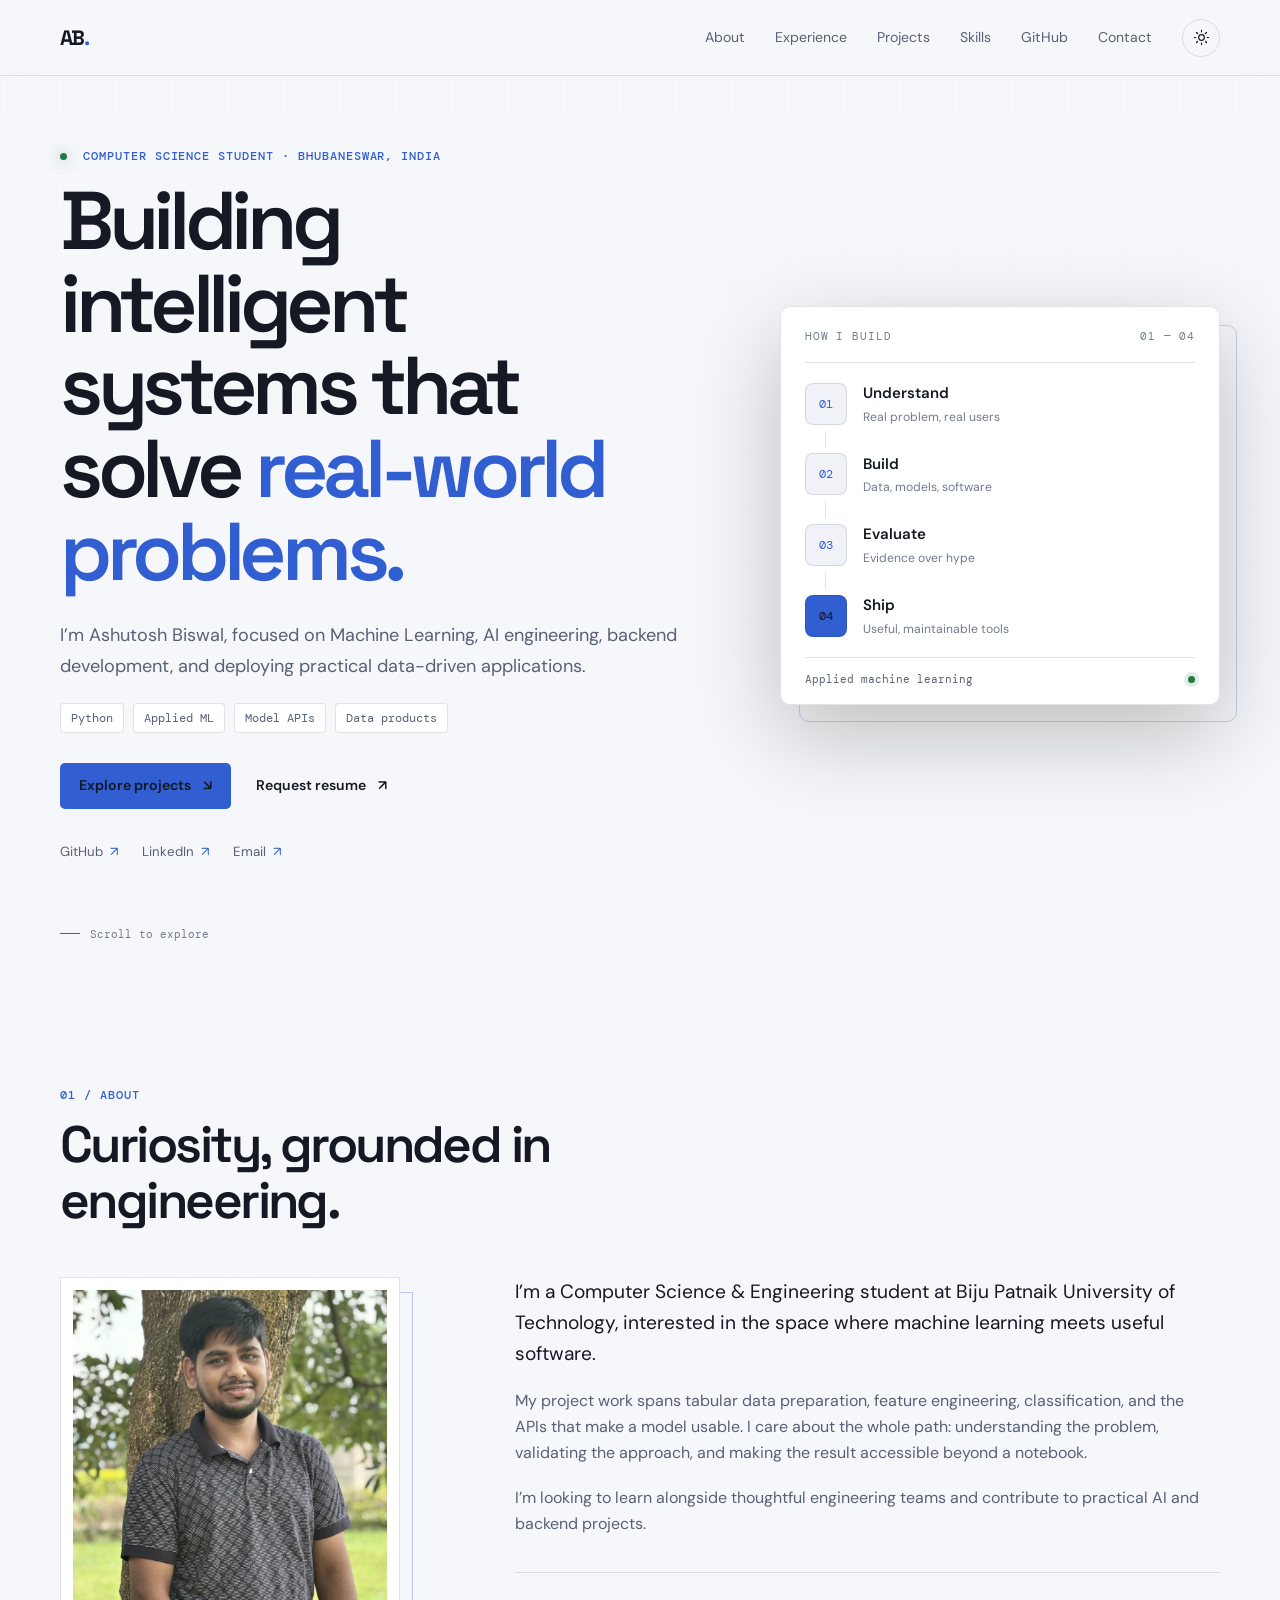
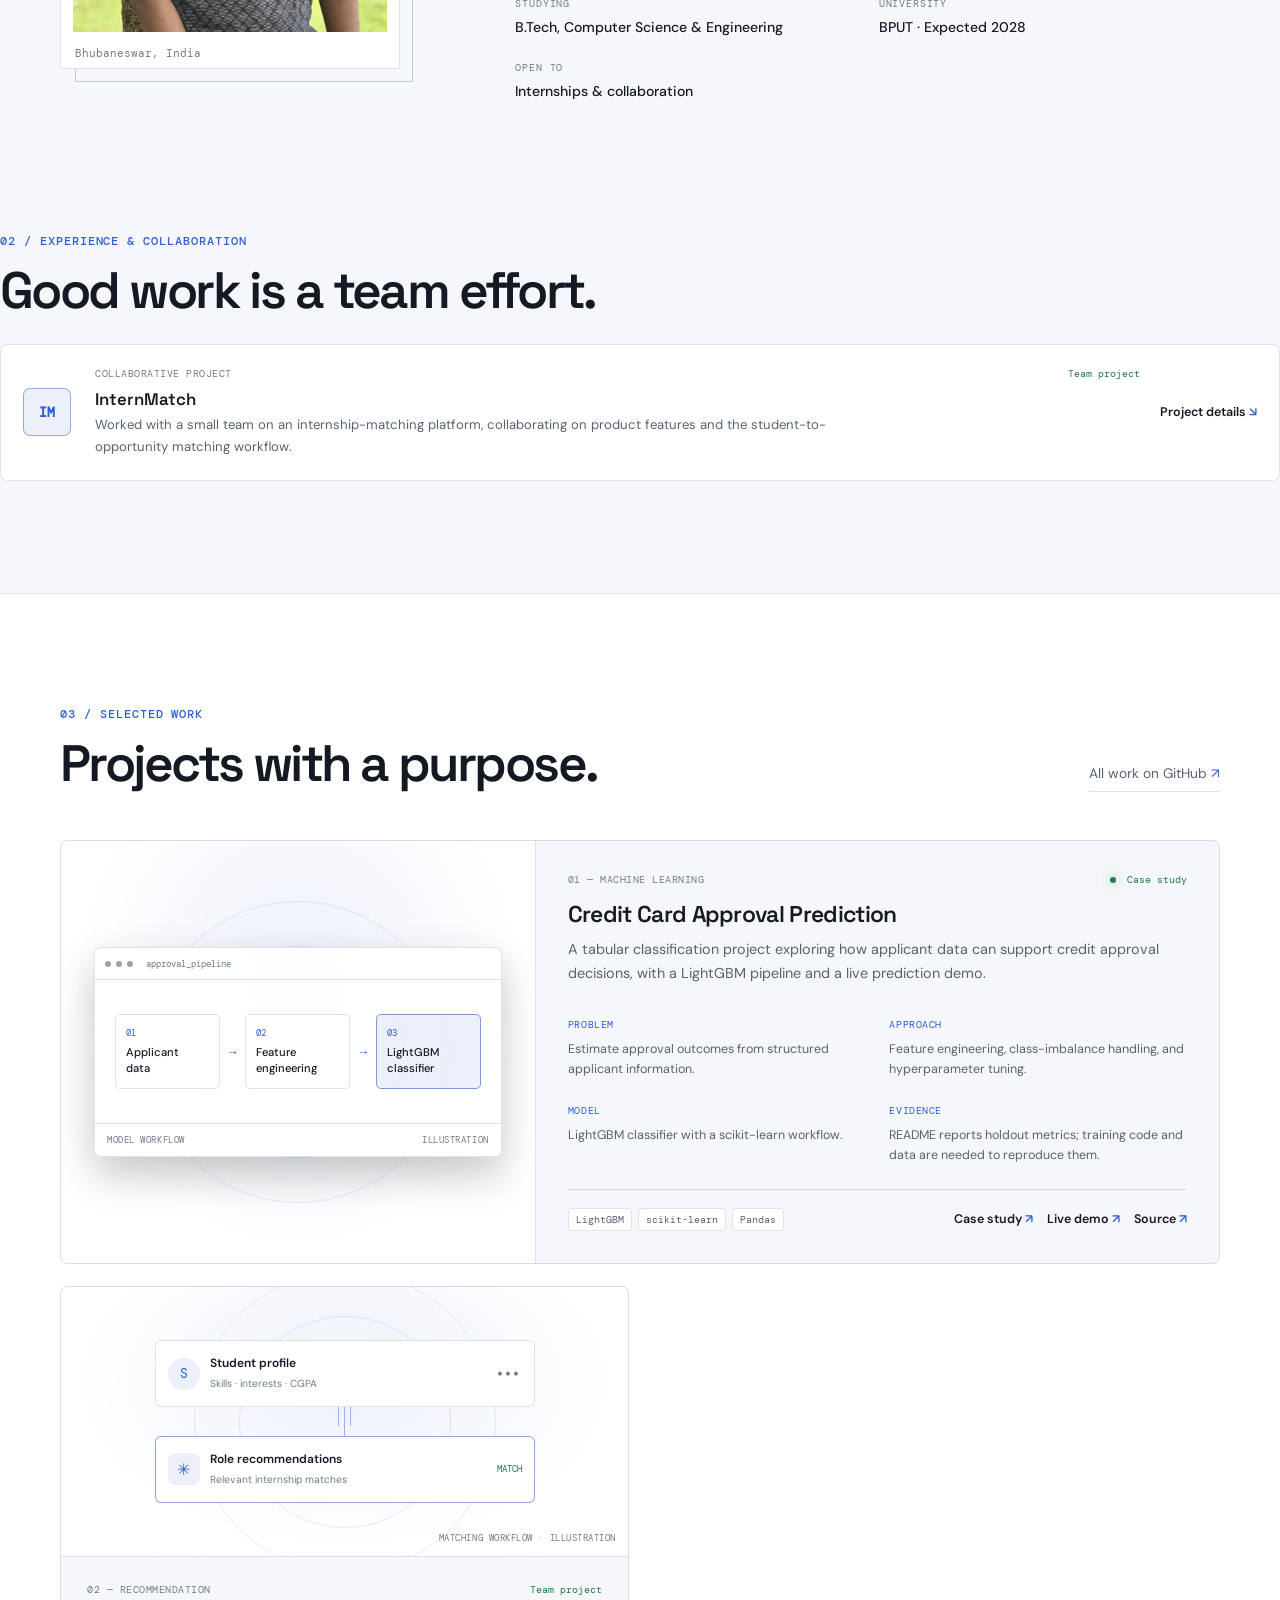
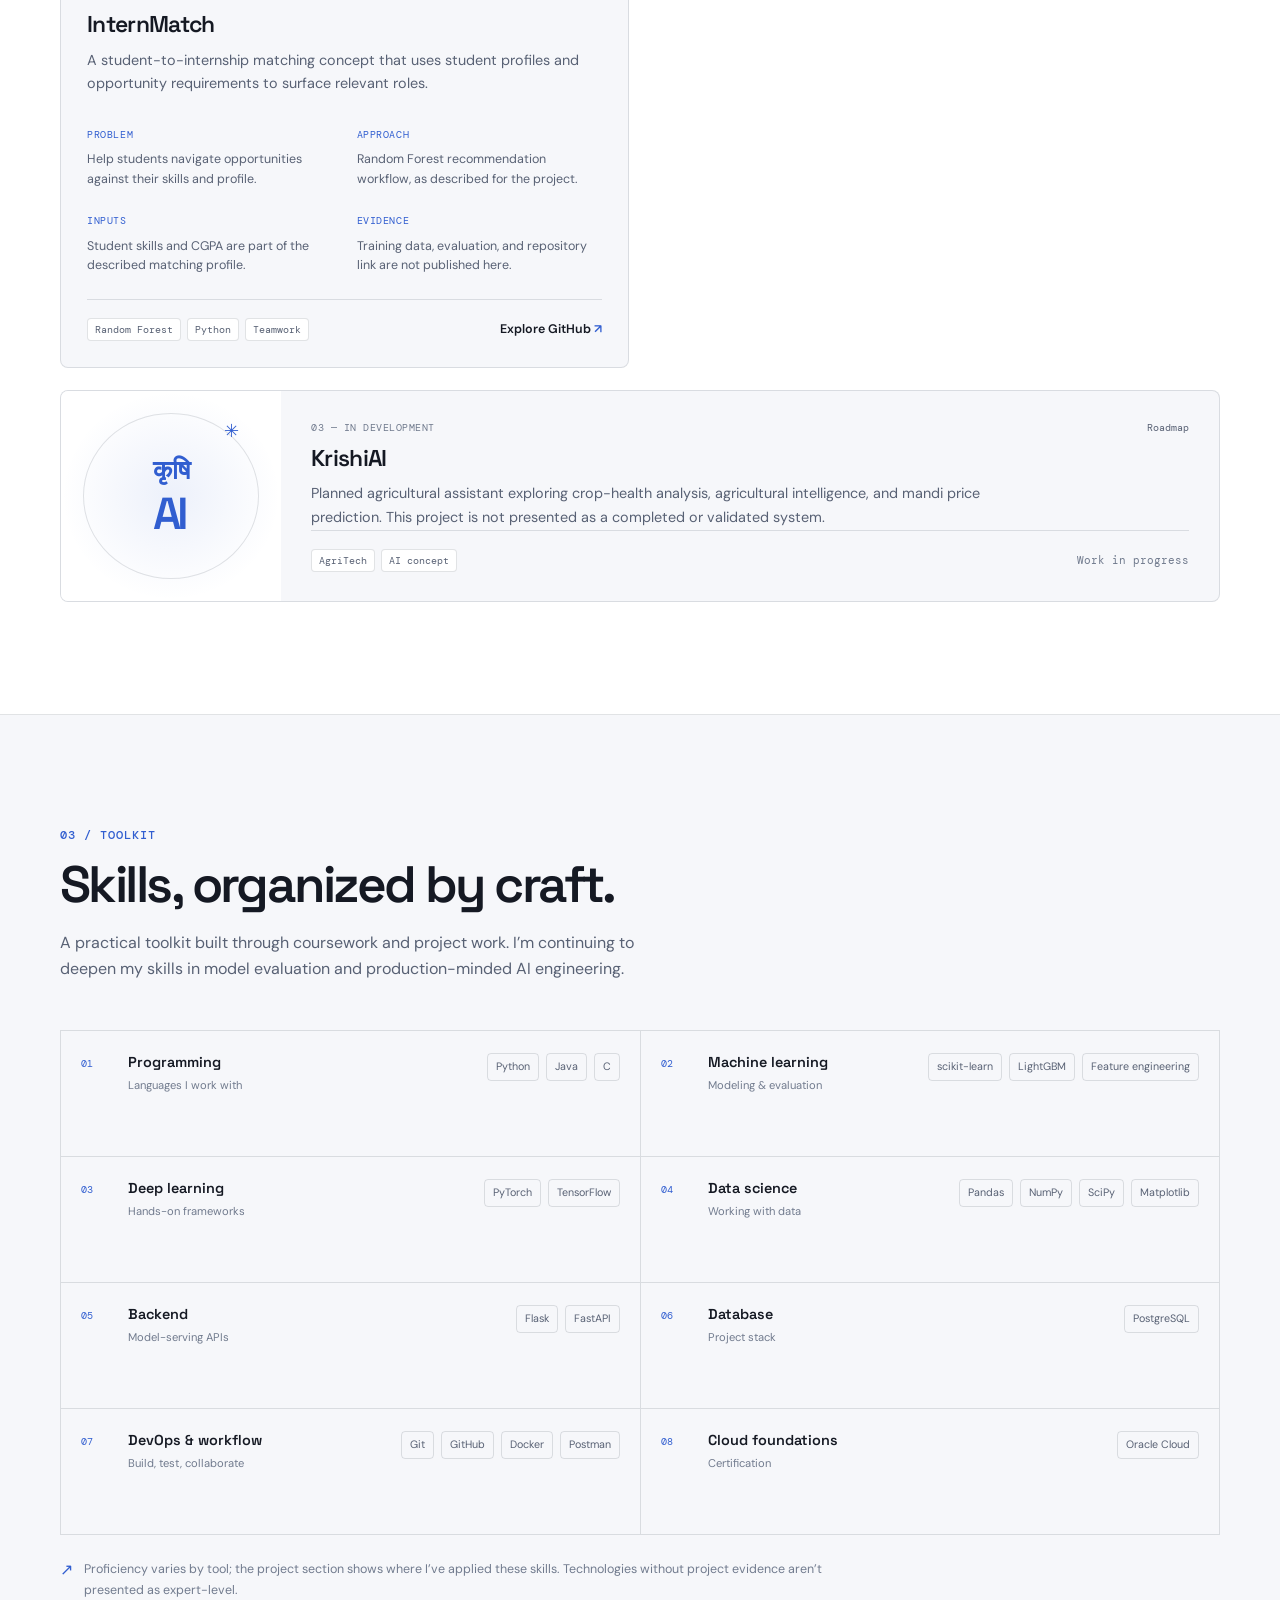
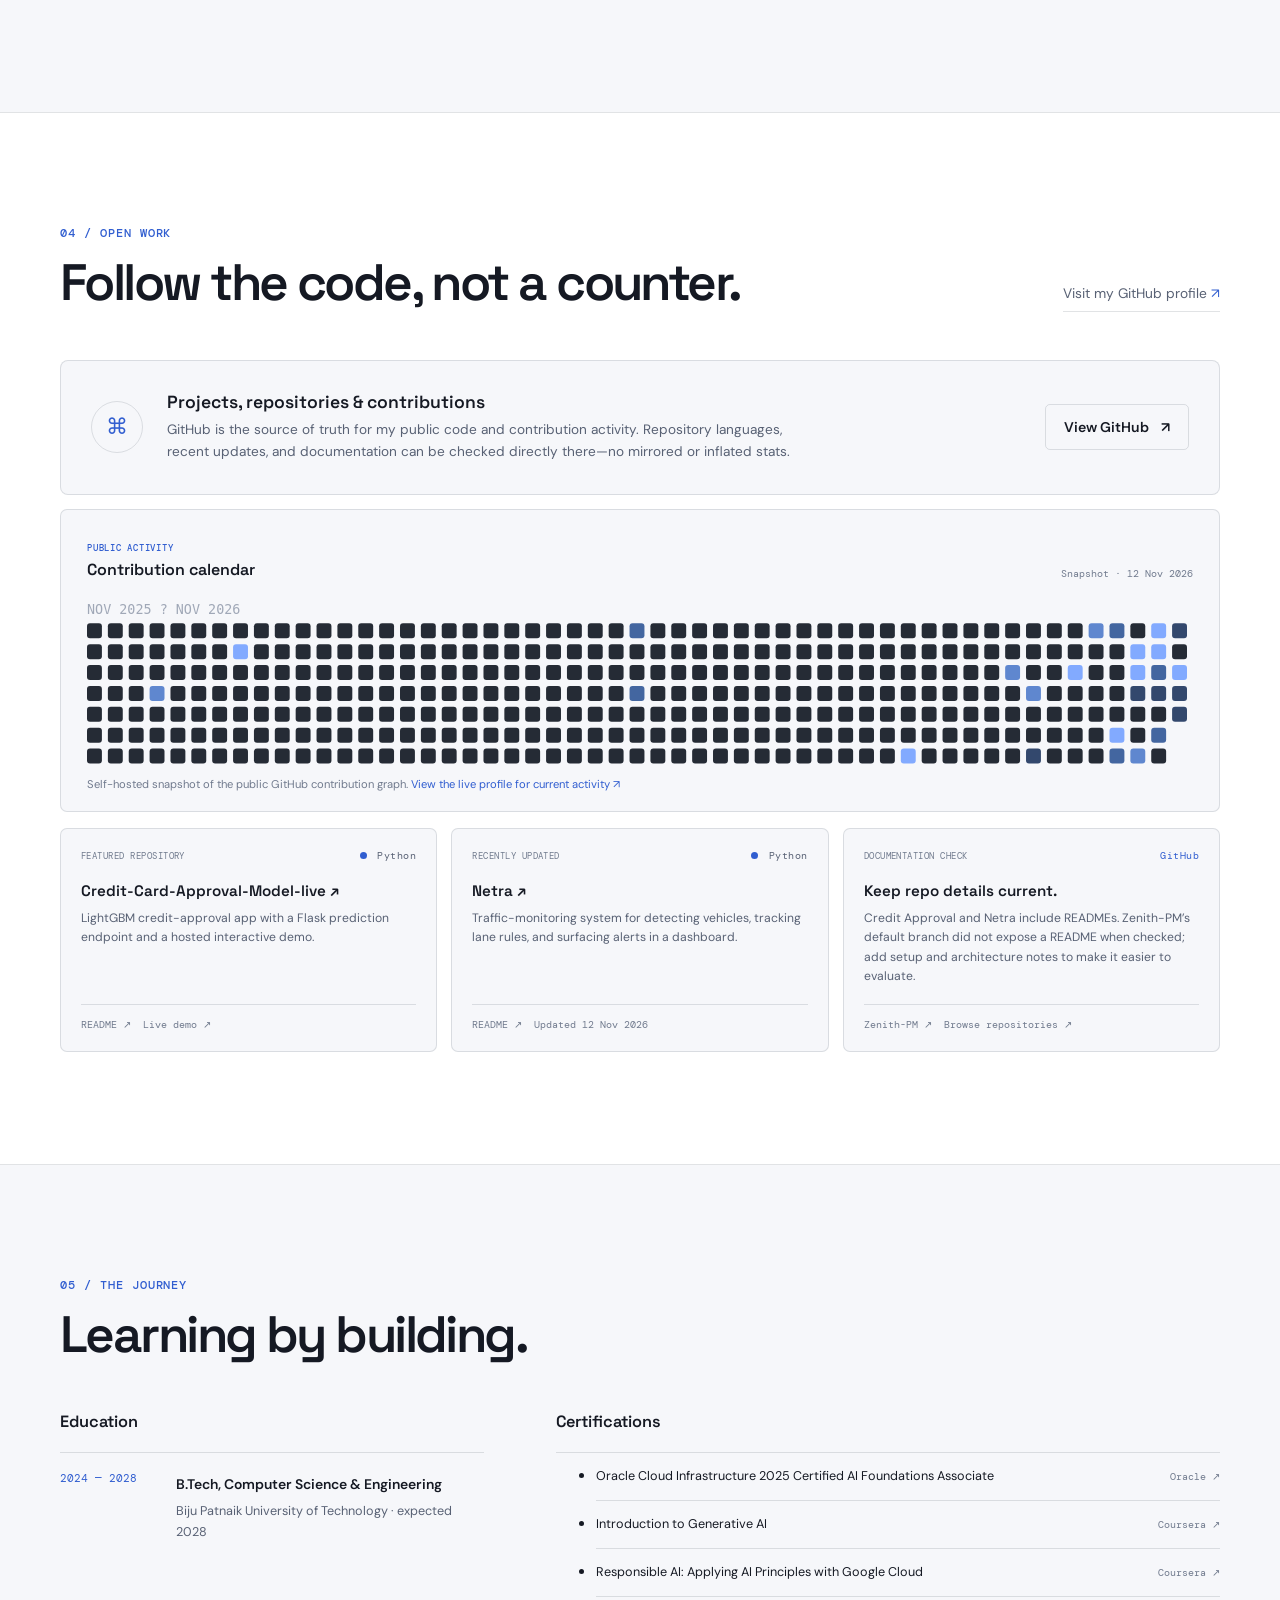
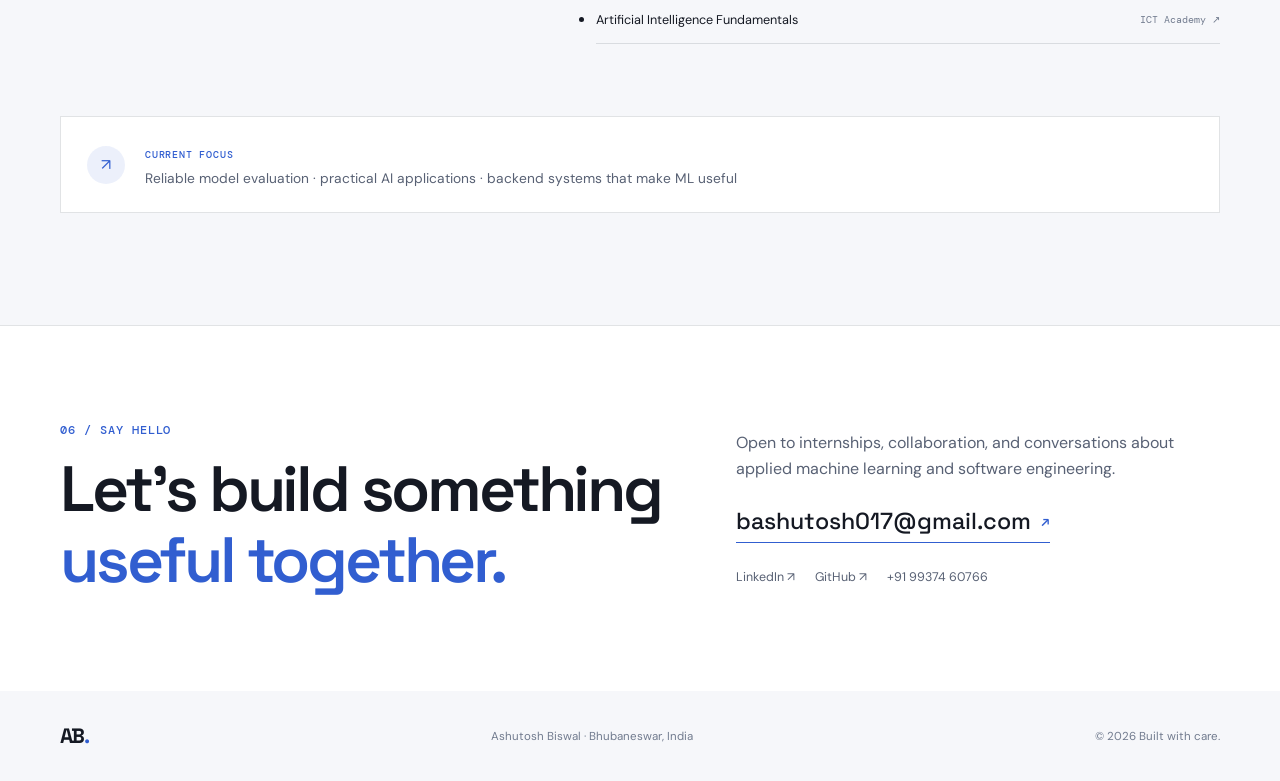
<file: index.html>
<!DOCTYPE html>
<html lang="en">
<head>
  <meta charset="UTF-8">
  <meta name="viewport" content="width=device-width, initial-scale=1">
  <meta name="theme-color" content="#101318">
  <meta name="description" content="Ashutosh Biswal is a Computer Science student building practical machine learning systems, AI applications, and dependable backends.">
  <meta property="og:type" content="website">
  <meta property="og:title" content="Ashutosh Biswal — Applied ML & Software Engineering">
  <meta property="og:description" content="Building intelligent systems that solve real-world problems.">
  <meta property="og:image" content="assets/headshot.jpg">
  <title>Ashutosh Biswal — Applied ML & Software Engineering</title>
  <link rel="icon" type="image/x-icon" href="assets/favicon.ico">
  <link rel="preconnect" href="https://fonts.googleapis.com">
  <link rel="preconnect" href="https://fonts.gstatic.com" crossorigin>
  <link href="https://fonts.googleapis.com/css2?family=DM+Mono:wght@400;500&family=DM+Sans:wght@400;500;600;700&family=Space+Grotesk:wght@400;500;600;700&display=swap" rel="stylesheet">
  <link rel="stylesheet" href="style.css">
</head>
<body>
  <a class="skip-link" href="#main">Skip to content</a>

  <header class="site-header">
    <a class="brand" href="#top" aria-label="Ashutosh Biswal, home">AB<span>.</span></a>
    <button class="menu-toggle" id="navToggle" type="button" aria-expanded="false" aria-controls="primaryNav" aria-label="Open navigation">
      <span></span><span></span>
    </button>
    <nav class="site-nav" id="primaryNav" aria-label="Main navigation">
      <a href="#about">About</a>
      <a href="#experience">Experience</a>
      <a href="#projects">Projects</a>
      <a href="#skills">Skills</a>
      <a href="#activity">GitHub</a>
      <a href="#contact">Contact</a>
      <button class="theme-toggle" id="themeToggle" type="button" aria-label="Switch to light theme" title="Switch theme">
        <svg class="theme-icon theme-icon--sun" viewBox="0 0 24 24" aria-hidden="true"><circle cx="12" cy="12" r="4"></circle><path d="M12 2v2m0 16v2M4.93 4.93l1.42 1.42m11.3 11.3 1.42 1.42M2 12h2m16 0h2M4.93 19.07l1.42-1.42m11.3-11.3 1.42-1.42"></path></svg>
        <svg class="theme-icon theme-icon--moon" viewBox="0 0 24 24" aria-hidden="true"><path d="M20.2 15.5A8.5 8.5 0 0 1 8.5 3.8 8.5 8.5 0 1 0 20.2 15.5Z"></path></svg>
      </button>
    </nav>
  </header>

  <main id="main">
    <section class="hero page-wrap" id="top" aria-labelledby="hero-title">
      <div class="hero-copy">
        <p class="eyebrow"><span class="status-dot"></span> Computer Science student · Bhubaneswar, India</p>
        <h1 id="hero-title">Building intelligent systems that solve <span>real-world problems.</span></h1>
        <p class="hero-intro">I’m Ashutosh Biswal, focused on Machine Learning, AI engineering, backend development, and deploying practical data-driven applications.</p>
        <div class="hero-focus">
          <span>Python</span><span>Applied ML</span><span>Model APIs</span><span>Data products</span>
        </div>
        <div class="hero-actions">
          <a class="button button--primary" href="#projects">Explore projects <span aria-hidden="true">↘</span></a>
          <a class="button button--text" href="mailto:bashutosh017@gmail.com?subject=Resume%20request">Request resume <span aria-hidden="true">↗</span></a>
        </div>
        <div class="social-links" aria-label="Professional links">
          <a href="https://github.com/bashutosh017" target="_blank" rel="noopener noreferrer">GitHub <span aria-hidden="true">↗</span></a>
          <a href="https://www.linkedin.com/in/connect-ashutosh-biswal/" target="_blank" rel="noopener noreferrer">LinkedIn <span aria-hidden="true">↗</span></a>
          <a href="mailto:bashutosh017@gmail.com">Email <span aria-hidden="true">↗</span></a>
        </div>
      </div>
      <div class="hero-art" aria-label="A visual overview of my engineering workflow">
        <div class="hero-art__top"><span>HOW I BUILD</span><span>01 — 04</span></div>
        <div class="workflow">
          <div class="workflow-step"><span class="workflow-step__icon">01</span><div><strong>Understand</strong><small>Real problem, real users</small></div></div>
          <div class="workflow-line"></div>
          <div class="workflow-step"><span class="workflow-step__icon">02</span><div><strong>Build</strong><small>Data, models, software</small></div></div>
          <div class="workflow-line"></div>
          <div class="workflow-step"><span class="workflow-step__icon">03</span><div><strong>Evaluate</strong><small>Evidence over hype</small></div></div>
          <div class="workflow-line"></div>
          <div class="workflow-step"><span class="workflow-step__icon workflow-step__icon--last">04</span><div><strong>Ship</strong><small>Useful, maintainable tools</small></div></div>
        </div>
        <div class="hero-art__foot"><span>Applied machine learning</span><span class="pulse-mark" aria-hidden="true"></span></div>
      </div>
      <a class="scroll-cue" href="#about"><span></span> Scroll to explore</a>
    </section>

    <section class="section page-wrap" id="about" aria-labelledby="about-title">
      <div class="section-heading">
        <p class="eyebrow">01 / About</p>
        <h2 id="about-title">Curiosity, grounded in engineering.</h2>
      </div>
      <div class="about-grid">
        <div class="about-portrait">
          <img src="assets/about.jpg" alt="Ashutosh Biswal outdoors" loading="lazy" decoding="async">
          <span class="portrait-caption">Bhubaneswar, India</span>
        </div>
        <div class="about-copy">
          <p class="lead">I’m a Computer Science &amp; Engineering student at Biju Patnaik University of Technology, interested in the space where machine learning meets useful software.</p>
          <p>My project work spans tabular data preparation, feature engineering, classification, and the APIs that make a model usable. I care about the whole path: understanding the problem, validating the approach, and making the result accessible beyond a notebook.</p>
          <p>I’m looking to learn alongside thoughtful engineering teams and contribute to practical AI and backend projects.</p>
          <div class="about-facts">
            <div><span class="fact-label">STUDYING</span><strong>B.Tech, Computer Science &amp; Engineering</strong></div>
            <div><span class="fact-label">UNIVERSITY</span><strong>BPUT · Expected 2028</strong></div>
            <div><span class="fact-label">OPEN TO</span><strong>Internships &amp; collaboration</strong></div>
          </div>
        </div>
      </div>
    </section>

    <section class="section section--compact" id="experience" aria-labelledby="experience-title">
      <div class="section-heading">
        <p class="eyebrow">02 / Experience &amp; collaboration</p>
        <h2 id="experience-title">Good work is a team effort.</h2>
      </div>
      <article class="experience-card">
        <div class="experience-card__mark" aria-hidden="true">IM</div>
        <div class="experience-card__body">
          <div class="project-meta"><span>COLLABORATIVE PROJECT</span><span class="project-status">Team project</span></div>
          <h3>InternMatch</h3>
          <p>Worked with a small team on an internship-matching platform, collaborating on product features and the student-to-opportunity matching workflow.</p>
        </div>
        <a class="arrow-link" href="#projects">Project details <span aria-hidden="true">↘</span></a>
      </article>
    </section>

    <section class="section section--tint" id="projects" aria-labelledby="projects-title">
      <div class="page-wrap">
        <div class="section-heading section-heading--row">
          <div><p class="eyebrow">03 / Selected work</p><h2 id="projects-title">Projects with a purpose.</h2></div>
          <a class="text-link" href="https://github.com/bashutosh017" target="_blank" rel="noopener noreferrer">All work on GitHub <span aria-hidden="true">↗</span></a>
        </div>

        <div class="project-grid">
          <article class="project-card project-card--featured">
            <div class="project-visual project-visual--credit" role="img" aria-label="Illustration of the credit approval machine learning pipeline">
              <div class="visual-window">
                <div class="visual-window__bar"><span></span><span></span><span></span><small>approval_pipeline</small></div>
                <div class="pipeline">
                  <div class="pipeline-node"><small>01</small><strong>Applicant<br>data</strong></div><i aria-hidden="true">→</i>
                  <div class="pipeline-node"><small>02</small><strong>Feature<br>engineering</strong></div><i aria-hidden="true">→</i>
                  <div class="pipeline-node pipeline-node--accent"><small>03</small><strong>LightGBM<br>classifier</strong></div>
                </div>
                <div class="visual-caption"><span>MODEL WORKFLOW</span><span>ILLUSTRATION</span></div>
              </div>
            </div>
            <div class="project-content">
              <div class="project-meta"><span>01 — MACHINE LEARNING</span><span class="project-status"><i></i> Case study</span></div>
              <h3>Credit Card Approval Prediction</h3>
              <p class="project-summary">A tabular classification project exploring how applicant data can support credit approval decisions, with a LightGBM pipeline and a live prediction demo.</p>
              <div class="project-detail-grid">
                <div><span>PROBLEM</span><p>Estimate approval outcomes from structured applicant information.</p></div>
                <div><span>APPROACH</span><p>Feature engineering, class-imbalance handling, and hyperparameter tuning.</p></div>
                <div><span>MODEL</span><p>LightGBM classifier with a scikit-learn workflow.</p></div>
                <div><span>EVIDENCE</span><p>README reports holdout metrics; training code and data are needed to reproduce them.</p></div>
              </div>
              <div class="project-footer">
                <div class="tag-list"><span>LightGBM</span><span>scikit-learn</span><span>Pandas</span></div>
                <div class="project-links">
                  <a class="arrow-link" href="credit-card-case-study.html">Case study <span aria-hidden="true">↗</span></a>
                  <a class="arrow-link" href="https://credit-card-approval-model-live.onrender.com" target="_blank" rel="noopener noreferrer">Live demo <span aria-hidden="true">↗</span></a>
                  <a class="arrow-link" href="https://github.com/bashutosh017/Credit-Card-Approval-Model-live" target="_blank" rel="noopener noreferrer">Source <span aria-hidden="true">↗</span></a>
                </div>
              </div>
            </div>
          </article>

          <article class="project-card">
            <div class="project-visual project-visual--match" role="img" aria-label="Illustration of student profiles matched with internship opportunities">
              <div class="match-board">
                <div class="match-card"><span class="match-avatar">S</span><span><b>Student profile</b><small>Skills · interests · CGPA</small></span><span class="match-dots">•••</span></div>
                <div class="match-connector"><span></span><span></span><span></span></div>
                <div class="match-card match-card--result"><span class="match-symbol">✳</span><span><b>Role recommendations</b><small>Relevant internship matches</small></span><span class="match-score">MATCH</span></div>
              </div>
              <span class="visual-label">MATCHING WORKFLOW · ILLUSTRATION</span>
            </div>
            <div class="project-content">
              <div class="project-meta"><span>02 — RECOMMENDATION</span><span class="project-status">Team project</span></div>
              <h3>InternMatch</h3>
              <p class="project-summary">A student-to-internship matching concept that uses student profiles and opportunity requirements to surface relevant roles.</p>
              <div class="project-detail-grid">
                <div><span>PROBLEM</span><p>Help students navigate opportunities against their skills and profile.</p></div>
                <div><span>APPROACH</span><p>Random Forest recommendation workflow, as described for the project.</p></div>
                <div><span>INPUTS</span><p>Student skills and CGPA are part of the described matching profile.</p></div>
                <div><span>EVIDENCE</span><p>Training data, evaluation, and repository link are not published here.</p></div>
              </div>
              <div class="project-footer">
                <div class="tag-list"><span>Random Forest</span><span>Python</span><span>Teamwork</span></div>
                <a class="arrow-link" href="https://github.com/bashutosh017" target="_blank" rel="noopener noreferrer">Explore GitHub <span aria-hidden="true">↗</span></a>
              </div>
            </div>
          </article>

          <article class="project-card project-card--roadmap">
            <div class="roadmap-mark" aria-hidden="true"><span>कृषि</span><b>AI</b><i>✳</i></div>
            <div class="project-content">
              <div class="project-meta"><span>03 — IN DEVELOPMENT</span><span class="project-status project-status--muted">Roadmap</span></div>
              <h3>KrishiAI</h3>
              <p class="project-summary">Planned agricultural assistant exploring crop-health analysis, agricultural intelligence, and mandi price prediction. This project is not presented as a completed or validated system.</p>
              <div class="project-footer">
                <div class="tag-list"><span>AgriTech</span><span>AI concept</span></div>
                <span class="coming-soon">Work in progress</span>
              </div>
            </div>
          </article>
        </div>
      </div>
    </section>

    <section class="section page-wrap" id="skills" aria-labelledby="skills-title">
      <div class="section-heading">
        <p class="eyebrow">03 / Toolkit</p>
        <h2 id="skills-title">Skills, organized by craft.</h2>
        <p class="section-intro">A practical toolkit built through coursework and project work. I’m continuing to deepen my skills in model evaluation and production-minded AI engineering.</p>
      </div>
      <div class="skills-dashboard">
        <article class="skill-group"><span class="skill-index">01</span><div><h3>Programming</h3><p>Languages I work with</p></div><div class="skill-items"><span>Python</span><span>Java</span><span>C</span></div></article>
        <article class="skill-group"><span class="skill-index">02</span><div><h3>Machine learning</h3><p>Modeling &amp; evaluation</p></div><div class="skill-items"><span>scikit-learn</span><span>LightGBM</span><span>Feature engineering</span></div></article>
        <article class="skill-group"><span class="skill-index">03</span><div><h3>Deep learning</h3><p>Hands-on frameworks</p></div><div class="skill-items"><span>PyTorch</span><span>TensorFlow</span></div></article>
        <article class="skill-group"><span class="skill-index">04</span><div><h3>Data science</h3><p>Working with data</p></div><div class="skill-items"><span>Pandas</span><span>NumPy</span><span>SciPy</span><span>Matplotlib</span></div></article>
        <article class="skill-group"><span class="skill-index">05</span><div><h3>Backend</h3><p>Model-serving APIs</p></div><div class="skill-items"><span>Flask</span><span>FastAPI</span></div></article>
        <article class="skill-group"><span class="skill-index">06</span><div><h3>Database</h3><p>Project stack</p></div><div class="skill-items"><span>PostgreSQL</span></div></article>
        <article class="skill-group"><span class="skill-index">07</span><div><h3>DevOps &amp; workflow</h3><p>Build, test, collaborate</p></div><div class="skill-items"><span>Git</span><span>GitHub</span><span>Docker</span><span>Postman</span></div></article>
        <article class="skill-group"><span class="skill-index">08</span><div><h3>Cloud foundations</h3><p>Certification</p></div><div class="skill-items"><span>Oracle Cloud</span></div></article>
      </div>
      <p class="skills-note"><span class="note-mark">↗</span> Proficiency varies by tool; the project section shows where I’ve applied these skills. Technologies without project evidence aren’t presented as expert-level.</p>
    </section>

    <section class="section section--tint" id="activity" aria-labelledby="activity-title">
      <div class="page-wrap">
        <div class="section-heading section-heading--row">
          <div><p class="eyebrow">04 / Open work</p><h2 id="activity-title">Follow the code, not a counter.</h2></div>
          <a class="text-link" href="https://github.com/bashutosh017" target="_blank" rel="noopener noreferrer">Visit my GitHub profile <span aria-hidden="true">↗</span></a>
        </div>
        <div class="github-panel">
          <div class="github-panel__icon" aria-hidden="true">⌘</div>
          <div class="github-panel__copy">
            <h3>Projects, repositories &amp; contributions</h3>
            <p>GitHub is the source of truth for my public code and contribution activity. Repository languages, recent updates, and documentation can be checked directly there—no mirrored or inflated stats.</p>
          </div>
          <a class="button button--outline" href="https://github.com/bashutosh017" target="_blank" rel="noopener noreferrer">View GitHub <span aria-hidden="true">↗</span></a>
        </div>
        <figure class="contributions-card">
          <div class="contributions-card__head"><div><span class="eyebrow">PUBLIC ACTIVITY</span><h3>Contribution calendar</h3></div><span class="snapshot-date">Snapshot · 12 Nov 2026</span></div>
          <img src="assets/github-contributions.svg" alt="GitHub contribution calendar for the year ending 12 November 2026" loading="lazy" decoding="async">
          <figcaption>Self-hosted snapshot of the public GitHub contribution graph. <a href="https://github.com/bashutosh017" target="_blank" rel="noopener noreferrer">View the live profile for current activity ↗</a></figcaption>
        </figure>
        <div class="repo-grid" aria-label="Featured public repositories">
          <article class="repo-card">
            <div class="repo-card__top"><span>FEATURED REPOSITORY</span><span class="repo-language"><i></i> Python</span></div>
            <h3><a href="https://github.com/bashutosh017/Credit-Card-Approval-Model-live" target="_blank" rel="noopener noreferrer">Credit-Card-Approval-Model-live ↗</a></h3>
            <p>LightGBM credit-approval app with a Flask prediction endpoint and a hosted interactive demo.</p>
            <div class="repo-card__links"><a href="https://github.com/bashutosh017/Credit-Card-Approval-Model-live/blob/main/README.md" target="_blank" rel="noopener noreferrer">README ↗</a><a href="https://credit-card-approval-model-live.onrender.com" target="_blank" rel="noopener noreferrer">Live demo ↗</a></div>
          </article>
          <article class="repo-card">
            <div class="repo-card__top"><span>RECENTLY UPDATED</span><span class="repo-language"><i></i> Python</span></div>
            <h3><a href="https://github.com/bashutosh017/Netra-An-Automated-Smart-Traffic-Lane-Accident-Monitoring-System" target="_blank" rel="noopener noreferrer">Netra ↗</a></h3>
            <p>Traffic-monitoring system for detecting vehicles, tracking lane rules, and surfacing alerts in a dashboard.</p>
            <div class="repo-card__links"><a href="https://github.com/bashutosh017/Netra-An-Automated-Smart-Traffic-Lane-Accident-Monitoring-System/blob/main/README.md" target="_blank" rel="noopener noreferrer">README ↗</a><time datetime="2026-11-12">Updated 12 Nov 2026</time></div>
          </article>
          <article class="repo-card repo-card--note">
            <div class="repo-card__top"><span>DOCUMENTATION CHECK</span><span class="repo-language">GitHub</span></div>
            <h3>Keep repo details current.</h3>
            <p>Credit Approval and Netra include READMEs. Zenith-PM’s default branch did not expose a README when checked; add setup and architecture notes to make it easier to evaluate.</p>
            <div class="repo-card__links"><a href="https://github.com/bashutosh017/Zenith-PM" target="_blank" rel="noopener noreferrer">Zenith-PM ↗</a><a href="https://github.com/bashutosh017" target="_blank" rel="noopener noreferrer">Browse repositories ↗</a></div>
          </article>
        </div>
      </div>
    </section>

    <section class="section page-wrap" id="journey" aria-labelledby="journey-title">
      <div class="section-heading">
        <p class="eyebrow">05 / The journey</p>
        <h2 id="journey-title">Learning by building.</h2>
      </div>
      <div class="journey-grid">
        <div class="journey-column">
          <h3>Education</h3>
          <div class="journey-item"><span class="journey-date">2024 — 2028</span><div><strong>B.Tech, Computer Science &amp; Engineering</strong><p>Biju Patnaik University of Technology · expected 2028</p></div></div>
        </div>
        <div class="journey-column">
          <h3>Certifications</h3>
          <ul class="cert-list">
            <li><a href="https://catalog-education.oracle.com/ords/certview/sharebadge?id=CEF68B9917DEB747A6C649C1AF8A13E69504018E63F940E2C3B6FAB4DB45EC8C" target="_blank" rel="noopener noreferrer"><span>Oracle Cloud Infrastructure 2025 Certified AI Foundations Associate</span><small>Oracle ↗</small></a></li>
            <li><a href="https://www.coursera.org/account/accomplishments/verify/R4QJG4KWF47L" target="_blank" rel="noopener noreferrer"><span>Introduction to Generative AI</span><small>Coursera ↗</small></a></li>
            <li><a href="https://www.coursera.org/account/accomplishments/verify/NFGU2NR3I445" target="_blank" rel="noopener noreferrer"><span>Responsible AI: Applying AI Principles with Google Cloud</span><small>Coursera ↗</small></a></li>
            <li><a href="https://www.credly.com/badges/4d975b2f-3b99-4f7e-b25f-8cf0d9aad68c/" target="_blank" rel="noopener noreferrer"><span>Artificial Intelligence Fundamentals</span><small>ICT Academy ↗</small></a></li>
          </ul>
        </div>
      </div>
      <div class="learning-strip"><span class="learning-icon">↗</span><div><span class="eyebrow">CURRENT FOCUS</span><p>Reliable model evaluation · practical AI applications · backend systems that make ML useful</p></div></div>
    </section>

    <section class="contact-section" id="contact" aria-labelledby="contact-title">
      <div class="page-wrap contact-inner">
        <div><p class="eyebrow">06 / Say hello</p><h2 id="contact-title">Let’s build something<br><span>useful together.</span></h2></div>
        <div class="contact-copy">
          <p>Open to internships, collaboration, and conversations about applied machine learning and software engineering.</p>
          <a class="contact-email" href="mailto:bashutosh017@gmail.com">bashutosh017@gmail.com <span aria-hidden="true">↗</span></a>
          <div class="contact-socials">
            <a href="https://www.linkedin.com/in/connect-ashutosh-biswal/" target="_blank" rel="noopener noreferrer">LinkedIn ↗</a>
            <a href="https://github.com/bashutosh017" target="_blank" rel="noopener noreferrer">GitHub ↗</a>
            <a href="tel:+919937460766">+91 99374 60766</a>
          </div>
        </div>
      </div>
    </section>
  </main>

  <footer class="site-footer page-wrap">
    <a class="brand" href="#top" aria-label="Back to top">AB<span>.</span></a>
    <p>Ashutosh Biswal · Bhubaneswar, India</p>
    <p>© <span id="year">2026</span> Built with care.</p>
  </footer>

  <script src="script.js"></script>
</body>
</html>
</file>
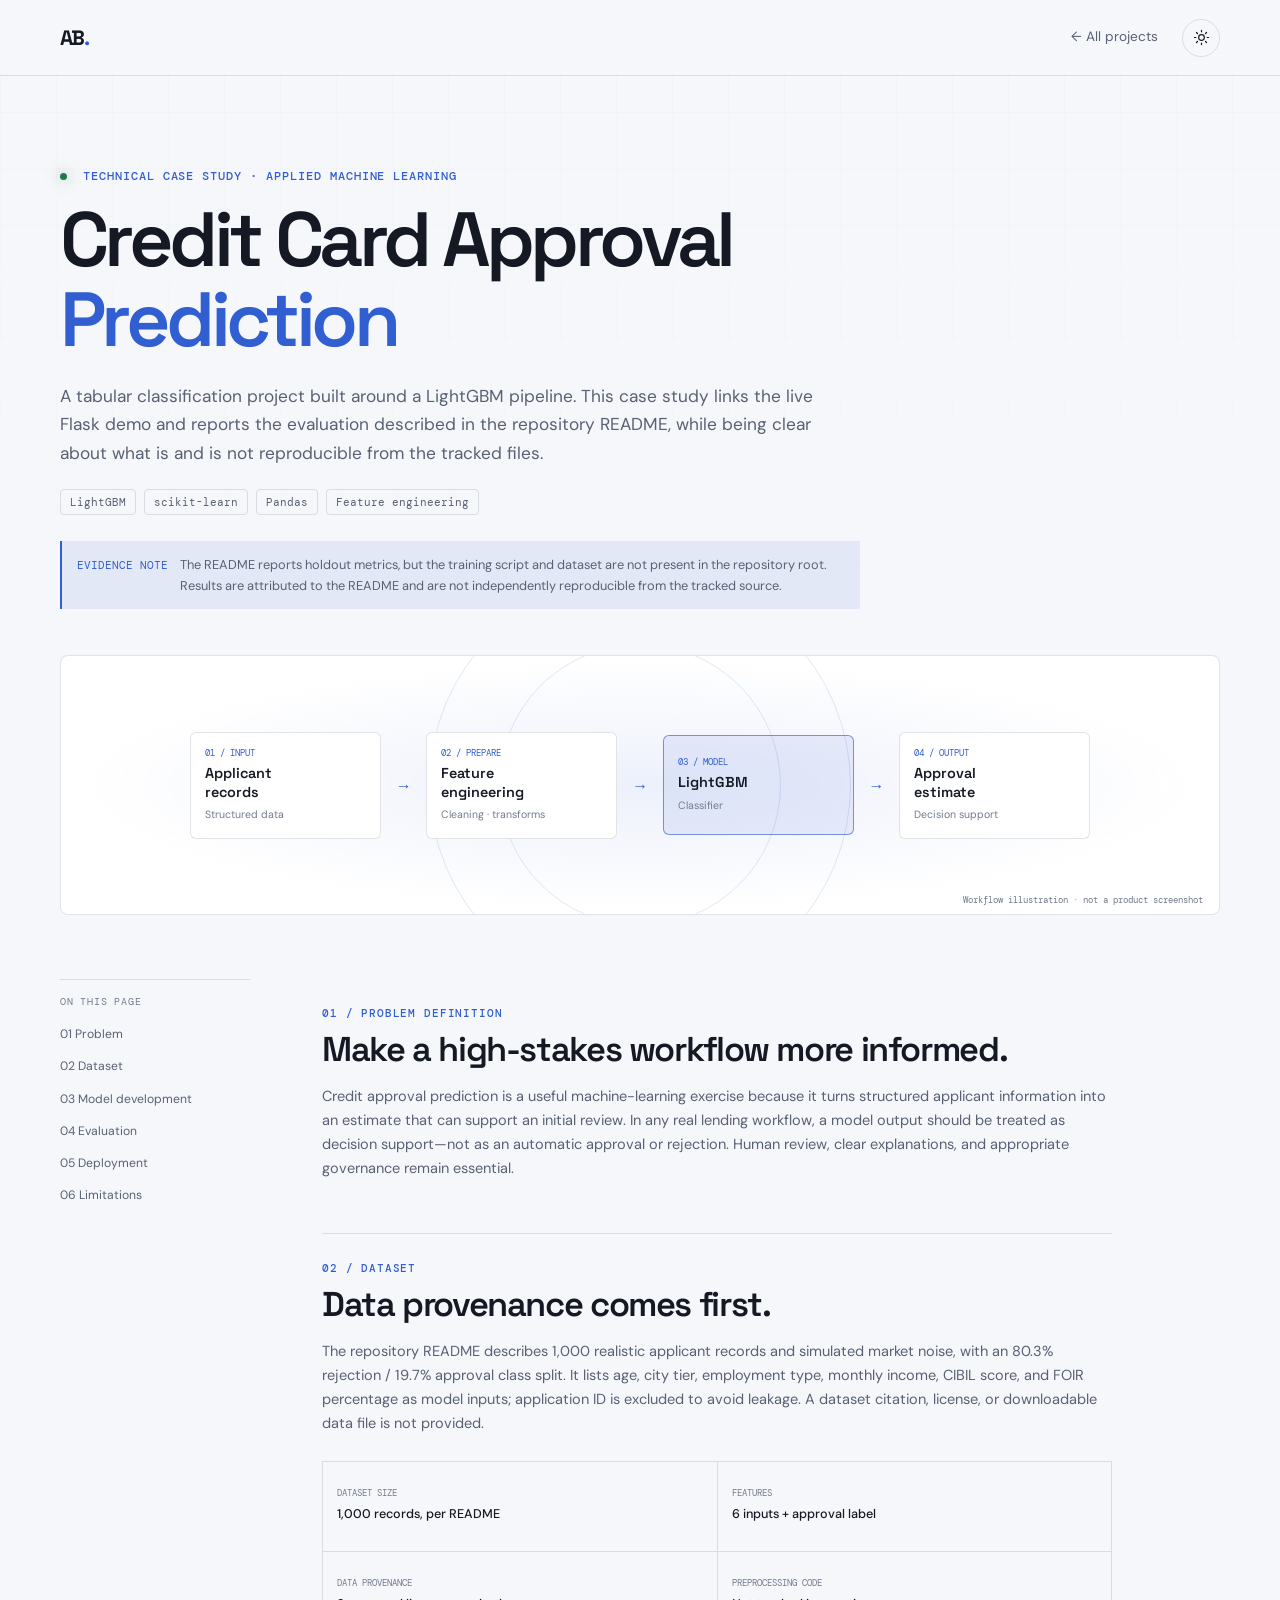
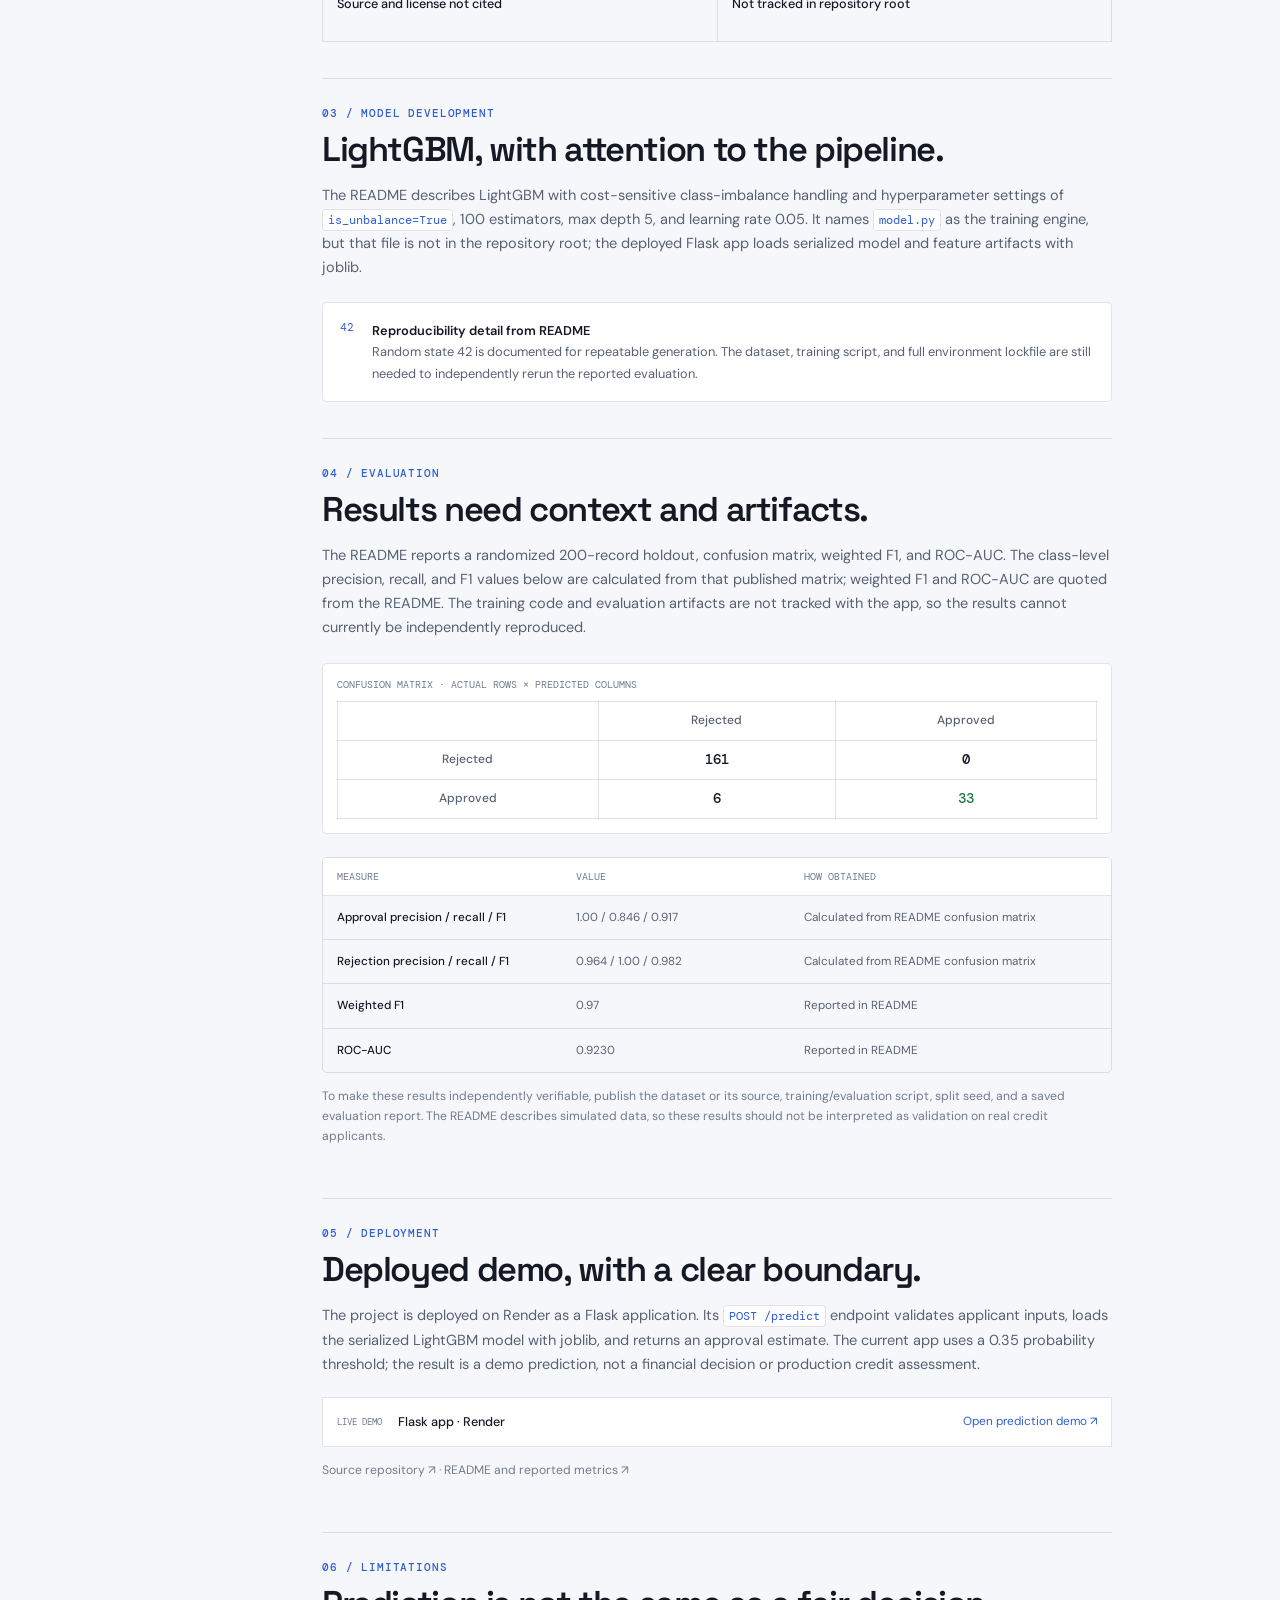
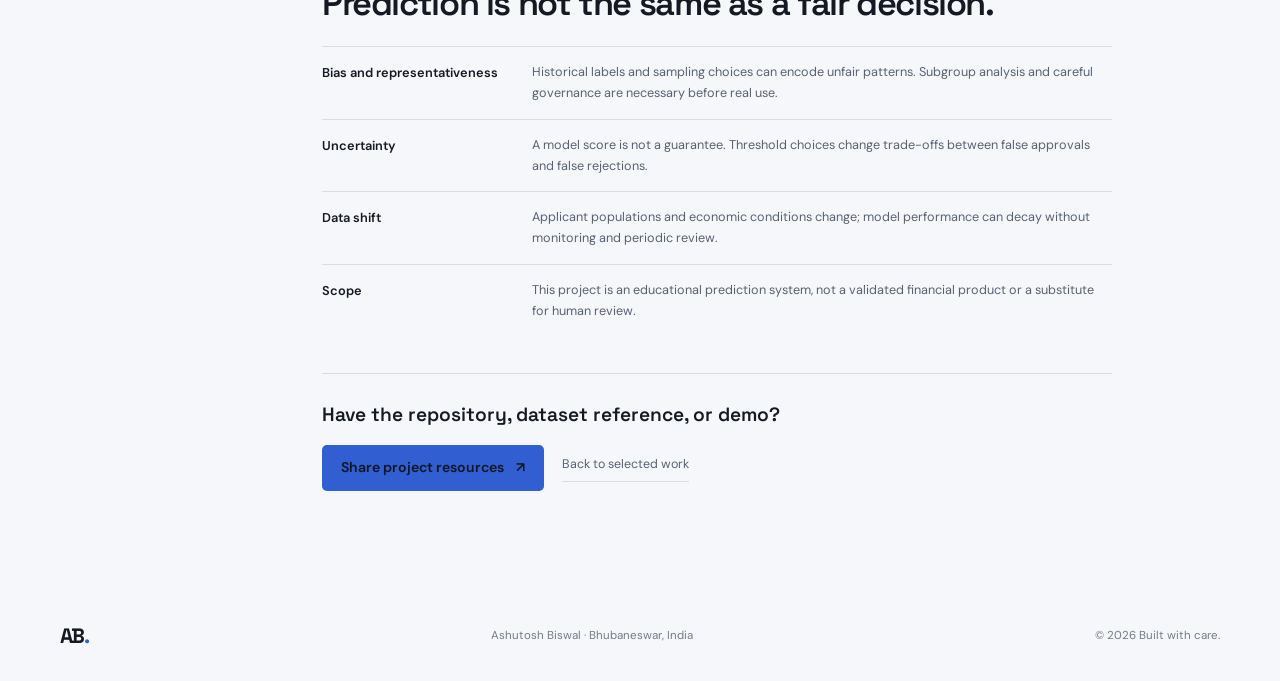
<file: credit-card-case-study.html>
<!DOCTYPE html>
<html lang="en">
<head>
  <meta charset="UTF-8">
  <meta name="viewport" content="width=device-width, initial-scale=1">
  <meta name="theme-color" content="#101318">
  <meta name="description" content="Technical case study for Ashutosh Biswal's LightGBM credit card approval prediction project, including implementation details and evidence gaps.">
  <meta property="og:type" content="article">
  <meta property="og:title" content="Credit Card Approval Prediction — Technical Case Study">
  <meta property="og:description" content="A transparent look at the LightGBM workflow, evaluation evidence, and limitations.">
  <title>Credit Card Approval Prediction — Ashutosh Biswal</title>
  <link rel="icon" type="image/x-icon" href="assets/favicon.ico">
  <link rel="preconnect" href="https://fonts.googleapis.com">
  <link rel="preconnect" href="https://fonts.gstatic.com" crossorigin>
  <link href="https://fonts.googleapis.com/css2?family=DM+Mono:wght@400;500&family=DM+Sans:wght@400;500;600;700&family=Space+Grotesk:wght@400;500;600;700&display=swap" rel="stylesheet">
  <link rel="stylesheet" href="style.css">
</head>
<body>
  <a class="skip-link" href="#main">Skip to content</a>
  <header class="site-header">
    <a class="brand" href="index.html" aria-label="Ashutosh Biswal, portfolio">AB<span>.</span></a>
    <nav class="case-nav" aria-label="Case study navigation">
      <a href="index.html#projects">← All projects</a>
      <button class="theme-toggle" id="themeToggle" type="button" aria-label="Switch to light theme" title="Switch theme">
        <svg class="theme-icon theme-icon--sun" viewBox="0 0 24 24" aria-hidden="true"><circle cx="12" cy="12" r="4"></circle><path d="M12 2v2m0 16v2M4.93 4.93l1.42 1.42m11.3 11.3 1.42 1.42M2 12h2m16 0h2M4.93 19.07l1.42-1.42m11.3-11.3 1.42-1.42"></path></svg>
        <svg class="theme-icon theme-icon--moon" viewBox="0 0 24 24" aria-hidden="true"><path d="M20.2 15.5A8.5 8.5 0 0 1 8.5 3.8 8.5 8.5 0 1 0 20.2 15.5Z"></path></svg>
      </button>
    </nav>
  </header>

  <main id="main">
    <section class="case-hero page-wrap">
      <p class="eyebrow"><span class="status-dot"></span> Technical case study · Applied machine learning</p>
      <h1>Credit Card Approval <span>Prediction</span></h1>
      <p class="case-lead">A tabular classification project built around a LightGBM pipeline. This case study links the live Flask demo and reports the evaluation described in the repository README, while being clear about what is and is not reproducible from the tracked files.</p>
      <div class="case-tags"><span>LightGBM</span><span>scikit-learn</span><span>Pandas</span><span>Feature engineering</span></div>
      <div class="case-status"><strong>Evidence note</strong><span>The README reports holdout metrics, but the training script and dataset are not present in the repository root. Results are attributed to the README and are not independently reproducible from the tracked source.</span></div>
      <div class="case-visual" role="img" aria-label="Illustration of the data preparation, LightGBM model, and prediction workflow">
        <div class="case-flow">
          <div class="case-flow__step"><small>01 / INPUT</small><strong>Applicant<br>records</strong><span>Structured data</span></div>
          <i aria-hidden="true">→</i>
          <div class="case-flow__step"><small>02 / PREPARE</small><strong>Feature<br>engineering</strong><span>Cleaning · transforms</span></div>
          <i aria-hidden="true">→</i>
          <div class="case-flow__step case-flow__step--active"><small>03 / MODEL</small><strong>LightGBM</strong><span>Classifier</span></div>
          <i aria-hidden="true">→</i>
          <div class="case-flow__step"><small>04 / OUTPUT</small><strong>Approval<br>estimate</strong><span>Decision support</span></div>
        </div>
        <p>Workflow illustration · not a product screenshot</p>
      </div>
    </section>

    <div class="case-layout page-wrap">
      <aside class="case-toc" aria-label="On this page">
        <span>ON THIS PAGE</span>
        <a href="#problem">01 Problem</a>
        <a href="#dataset">02 Dataset</a>
        <a href="#model">03 Model development</a>
        <a href="#evaluation">04 Evaluation</a>
        <a href="#deployment">05 Deployment</a>
        <a href="#limitations">06 Limitations</a>
      </aside>

      <div class="case-content">
        <section class="case-section" id="problem">
          <p class="eyebrow">01 / Problem definition</p>
          <h2>Make a high-stakes workflow more informed.</h2>
          <p>Credit approval prediction is a useful machine-learning exercise because it turns structured applicant information into an estimate that can support an initial review. In any real lending workflow, a model output should be treated as decision support—not as an automatic approval or rejection. Human review, clear explanations, and appropriate governance remain essential.</p>
        </section>

        <section class="case-section" id="dataset">
          <p class="eyebrow">02 / Dataset</p>
          <h2>Data provenance comes first.</h2>
          <p>The repository README describes 1,000 realistic applicant records and simulated market noise, with an 80.3% rejection / 19.7% approval class split. It lists age, city tier, employment type, monthly income, CIBIL score, and FOIR percentage as model inputs; application ID is excluded to avoid leakage. A dataset citation, license, or downloadable data file is not provided.</p>
          <div class="evidence-grid">
            <div><span>DATASET SIZE</span><strong>1,000 records, per README</strong></div>
            <div><span>FEATURES</span><strong>6 inputs + approval label</strong></div>
            <div><span>DATA PROVENANCE</span><strong>Source and license not cited</strong></div>
            <div><span>PREPROCESSING CODE</span><strong>Not tracked in repository root</strong></div>
          </div>
        </section>

        <section class="case-section" id="model">
          <p class="eyebrow">03 / Model development</p>
          <h2>LightGBM, with attention to the pipeline.</h2>
          <p>The README describes LightGBM with cost-sensitive class-imbalance handling and hyperparameter settings of <code>is_unbalance=True</code>, 100 estimators, max depth 5, and learning rate 0.05. It names <code>model.py</code> as the training engine, but that file is not in the repository root; the deployed Flask app loads serialized model and feature artifacts with joblib.</p>
          <div class="model-callout">
            <span class="model-callout__mark">42</span>
            <p><strong>Reproducibility detail from README</strong><br>Random state 42 is documented for repeatable generation. The dataset, training script, and full environment lockfile are still needed to independently rerun the reported evaluation.</p>
          </div>
        </section>

        <section class="case-section" id="evaluation">
          <p class="eyebrow">04 / Evaluation</p>
          <h2>Results need context and artifacts.</h2>
          <p>The README reports a randomized 200-record holdout, confusion matrix, weighted F1, and ROC-AUC. The class-level precision, recall, and F1 values below are calculated from that published matrix; weighted F1 and ROC-AUC are quoted from the README. The training code and evaluation artifacts are not tracked with the app, so the results cannot currently be independently reproduced.</p>
          <div class="confusion-wrap">
            <span class="table-caption">Confusion matrix · actual rows × predicted columns</span>
            <table class="confusion-table">
              <thead><tr><th></th><th>Rejected</th><th>Approved</th></tr></thead>
              <tbody><tr><th>Rejected</th><td>161</td><td>0</td></tr><tr><th>Approved</th><td>6</td><td>33</td></tr></tbody>
            </table>
          </div>
          <div class="metric-table" role="table" aria-label="Evaluation metrics reported in the project README">
            <div class="metric-row metric-row--head" role="row"><span role="columnheader">Measure</span><span role="columnheader">Value</span><span role="columnheader">How obtained</span></div>
            <div class="metric-row" role="row"><strong role="cell">Approval precision / recall / F1</strong><span role="cell">1.00 / 0.846 / 0.917</span><span role="cell">Calculated from README confusion matrix</span></div>
            <div class="metric-row" role="row"><strong role="cell">Rejection precision / recall / F1</strong><span role="cell">0.964 / 1.00 / 0.982</span><span role="cell">Calculated from README confusion matrix</span></div>
            <div class="metric-row" role="row"><strong role="cell">Weighted F1</strong><span role="cell">0.97</span><span role="cell">Reported in README</span></div>
            <div class="metric-row" role="row"><strong role="cell">ROC-AUC</strong><span role="cell">0.9230</span><span role="cell">Reported in README</span></div>
          </div>
          <p class="case-small">To make these results independently verifiable, publish the dataset or its source, training/evaluation script, split seed, and a saved evaluation report. The README describes simulated data, so these results should not be interpreted as validation on real credit applicants.</p>
        </section>

        <section class="case-section" id="deployment">
          <p class="eyebrow">05 / Deployment</p>
          <h2>Deployed demo, with a clear boundary.</h2>
          <p>The project is deployed on Render as a Flask application. Its <code>POST /predict</code> endpoint validates applicant inputs, loads the serialized LightGBM model with joblib, and returns an approval estimate. The current app uses a 0.35 probability threshold; the result is a demo prediction, not a financial decision or production credit assessment.</p>
          <div class="deployment-note"><span>LIVE DEMO</span><strong>Flask app · Render</strong><a href="https://credit-card-approval-model-live.onrender.com" target="_blank" rel="noopener noreferrer">Open prediction demo ↗</a></div>
          <p class="case-small"><a href="https://github.com/bashutosh017/Credit-Card-Approval-Model-live" target="_blank" rel="noopener noreferrer">Source repository ↗</a> · <a href="https://github.com/bashutosh017/Credit-Card-Approval-Model-live/blob/main/README.md" target="_blank" rel="noopener noreferrer">README and reported metrics ↗</a></p>
        </section>

        <section class="case-section" id="limitations">
          <p class="eyebrow">06 / Limitations</p>
          <h2>Prediction is not the same as a fair decision.</h2>
          <ul class="limitations-list">
            <li><strong>Bias and representativeness</strong><span>Historical labels and sampling choices can encode unfair patterns. Subgroup analysis and careful governance are necessary before real use.</span></li>
            <li><strong>Uncertainty</strong><span>A model score is not a guarantee. Threshold choices change trade-offs between false approvals and false rejections.</span></li>
            <li><strong>Data shift</strong><span>Applicant populations and economic conditions change; model performance can decay without monitoring and periodic review.</span></li>
            <li><strong>Scope</strong><span>This project is an educational prediction system, not a validated financial product or a substitute for human review.</span></li>
          </ul>
        </section>

        <div class="case-end">
          <p>Have the repository, dataset reference, or demo?</p>
          <a class="button button--primary" href="mailto:bashutosh017@gmail.com?subject=Credit%20approval%20project%20resources">Share project resources <span aria-hidden="true">↗</span></a>
          <a class="text-link" href="index.html#projects">Back to selected work</a>
        </div>
      </div>
    </div>
  </main>

  <footer class="site-footer page-wrap">
    <a class="brand" href="index.html">AB<span>.</span></a>
    <p>Ashutosh Biswal · Bhubaneswar, India</p>
    <p>© <span id="year">2026</span> Built with care.</p>
  </footer>
  <script src="script.js"></script>
</body>
</html>
</file>
<file: style.css>
:root {
  color-scheme: dark;
  --bg: #101318;
  --bg-raised: #151920;
  --surface: #191e26;
  --surface-2: #1e242e;
  --text: #f0f2f6;
  --muted: #a0a8b7;
  --faint: #707989;
  --line: rgba(224, 232, 247, .12);
  --accent: #82aaff;
  --accent-strong: #6490f7;
  --accent-soft: rgba(130, 170, 255, .1);
  --green: #8bd5a5;
  --display: "Space Grotesk", sans-serif;
  --body: "DM Sans", sans-serif;
  --mono: "DM Mono", monospace;
  --content: 1160px;
}

html[data-theme="light"] {
  color-scheme: light;
  --bg: #f6f7fa;
  --bg-raised: #ffffff;
  --surface: #ffffff;
  --surface-2: #f0f2f7;
  --text: #151923;
  --muted: #586174;
  --faint: #717b8e;
  --line: rgba(27, 38, 58, .13);
  --accent: #315ed0;
  --accent-strong: #234dbb;
  --accent-soft: rgba(49, 94, 208, .09);
  --green: #227949;
}

* { box-sizing: border-box; }
html { scroll-behavior: smooth; scroll-padding-top: 88px; }
body {
  margin: 0;
  background: var(--bg);
  color: var(--text);
  font-family: var(--body);
  line-height: 1.65;
  -webkit-font-smoothing: antialiased;
  transition: background-color .2s ease, color .2s ease;
}
body::before {
  position: fixed;
  z-index: -1;
  inset: 0;
  background-image: linear-gradient(rgba(141, 160, 194, .035) 1px, transparent 1px), linear-gradient(90deg, rgba(141, 160, 194, .035) 1px, transparent 1px);
  background-size: 56px 56px;
  content: "";
  pointer-events: none;
  mask-image: linear-gradient(to bottom, #000 0%, transparent 76%);
}
a { color: inherit; text-decoration: none; }
button { color: inherit; font: inherit; }
img { display: block; max-width: 100%; }
::selection { color: #0c111a; background: var(--accent); }
:focus-visible { outline: 2px solid var(--accent); outline-offset: 4px; }
.page-wrap { width: min(var(--content), calc(100% - 64px)); margin-inline: auto; }
.skip-link {
  position: fixed;
  z-index: 99;
  top: 12px;
  left: 12px;
  padding: 10px 14px;
  transform: translateY(-160%);
  border-radius: 6px;
  background: var(--accent);
  color: #101318;
  font-weight: 700;
}
.skip-link:focus { transform: translateY(0); }

.site-header {
  position: sticky;
  z-index: 20;
  top: 0;
  display: flex;
  min-height: 76px;
  align-items: center;
  justify-content: space-between;
  padding: 0 max(32px, calc((100vw - var(--content)) / 2));
  border-bottom: 1px solid var(--line);
  background: color-mix(in srgb, var(--bg) 88%, transparent);
  backdrop-filter: blur(16px);
}
.brand { font: 700 1.3rem var(--display); letter-spacing: -.08em; }
.brand span { color: var(--accent); }
.site-nav { display: flex; align-items: center; gap: 30px; }
.site-nav > a, .text-link, .social-links a, .contact-socials a {
  color: var(--muted);
  transition: color .18s ease;
}
.site-nav > a { font-size: .88rem; }
.site-nav > a:hover, .site-nav > a.is-active, .text-link:hover, .social-links a:hover, .contact-socials a:hover { color: var(--text); }
.theme-toggle {
  display: grid;
  width: 38px;
  height: 38px;
  place-items: center;
  padding: 0;
  border: 1px solid var(--line);
  border-radius: 50%;
  background: transparent;
  cursor: pointer;
  transition: background .2s ease, border-color .2s ease;
}
.theme-toggle:hover { border-color: var(--accent); background: var(--accent-soft); }
.theme-icon { width: 17px; height: 17px; fill: none; stroke: currentColor; stroke-linecap: round; stroke-linejoin: round; stroke-width: 1.7; }
.theme-icon--sun { display: none; }
html[data-theme="light"] .theme-icon--sun { display: block; }
html[data-theme="light"] .theme-icon--moon { display: none; }
.menu-toggle { display: none; }

.hero {
  position: relative;
  display: grid;
  min-height: 690px;
  grid-template-columns: 1.12fr .88fr;
  align-items: center;
  gap: 56px;
  padding-top: 72px;
  padding-bottom: 112px;
}
.hero-copy { max-width: 690px; }
.eyebrow {
  margin: 0 0 16px;
  color: var(--accent);
  font: 500 .75rem var(--mono);
  letter-spacing: .08em;
  text-transform: uppercase;
}
.status-dot, .project-status i {
  display: inline-block;
  width: 7px;
  height: 7px;
  margin-right: 8px;
  border-radius: 50%;
  background: var(--green);
  box-shadow: 0 0 14px color-mix(in srgb, var(--green) 55%, transparent);
}
.hero h1 {
  max-width: 780px;
  margin: 0;
  font: 600 clamp(3.35rem, 6.4vw, 5.55rem)/1.01 var(--display);
  letter-spacing: -.065em;
}
.hero h1 span { color: var(--accent); }
.hero-intro { max-width: 620px; margin: 26px 0 20px; color: var(--muted); font-size: 1.13rem; line-height: 1.75; }
.hero-focus { display: flex; flex-wrap: wrap; gap: 9px; margin: 0 0 30px; }
.hero-focus span, .tag-list span {
  padding: 6px 10px;
  border: 1px solid var(--line);
  border-radius: 4px;
  background: var(--surface);
  color: var(--muted);
  font: .75rem var(--mono);
}
.hero-actions { display: flex; flex-wrap: wrap; align-items: center; gap: 24px; }
.button {
  display: inline-flex;
  min-height: 46px;
  align-items: center;
  justify-content: center;
  gap: 12px;
  padding: 0 18px;
  border: 1px solid transparent;
  border-radius: 5px;
  font-size: .88rem;
  font-weight: 600;
  transition: transform .18s ease, background .18s ease, border-color .18s ease;
}
.button:hover { transform: translateY(-2px); }
.button--primary { background: var(--accent); color: #111722; }
.button--primary:hover { background: var(--accent-strong); }
.button--text { padding-inline: 0; color: var(--text); }
.button--text:hover { color: var(--accent); }
.button--outline { border-color: var(--line); background: transparent; color: var(--text); }
.button--outline:hover { border-color: var(--accent); }
.social-links { display: flex; flex-wrap: wrap; gap: 24px; margin-top: 32px; font-size: .83rem; }
.social-links span { margin-left: 3px; color: var(--accent); }
.hero-art {
  position: relative;
  max-width: 440px;
  justify-self: end;
  width: 100%;
  padding: 22px 24px 18px;
  border: 1px solid var(--line);
  border-radius: 10px;
  background: linear-gradient(145deg, var(--surface), var(--bg-raised));
  box-shadow: 0 30px 90px rgba(0, 0, 0, .23);
}
.hero-art::before {
  position: absolute;
  z-index: -1;
  inset: 18px -18px -18px 18px;
  border: 1px solid color-mix(in srgb, var(--accent) 25%, transparent);
  border-radius: 10px;
  content: "";
}
.hero-art__top, .hero-art__foot { display: flex; align-items: center; justify-content: space-between; color: var(--faint); font: .67rem var(--mono); letter-spacing: .08em; }
.hero-art__top { padding-bottom: 19px; border-bottom: 1px solid var(--line); }
.workflow { padding: 18px 0; }
.workflow-step { display: flex; align-items: center; gap: 16px; }
.workflow-step__icon {
  display: grid;
  width: 42px;
  height: 42px;
  flex: 0 0 42px;
  place-items: center;
  border: 1px solid var(--line);
  border-radius: 8px;
  background: var(--surface-2);
  color: var(--accent);
  font: .74rem var(--mono);
}
.workflow-step__icon--last { background: var(--accent); color: #101318; }
.workflow-step strong, .workflow-step small { display: block; }
.workflow-step strong { font-size: .94rem; font-weight: 600; }
.workflow-step small { margin-top: 1px; color: var(--faint); font-size: .76rem; }
.workflow-line { width: 1px; height: 17px; margin: 4px 0 4px 20px; background: var(--line); }
.hero-art__foot { padding-top: 14px; border-top: 1px solid var(--line); color: var(--muted); letter-spacing: 0; }
.pulse-mark { width: 7px; height: 7px; border-radius: 50%; background: var(--green); box-shadow: 0 0 0 4px color-mix(in srgb, var(--green) 14%, transparent); }
.scroll-cue { position: absolute; bottom: 34px; left: 0; display: flex; align-items: center; gap: 10px; color: var(--faint); font: .7rem var(--mono); }
.scroll-cue span { width: 20px; height: 1px; background: var(--accent); }

.section { padding-top: 112px; padding-bottom: 112px; }
.section--tint { border-block: 1px solid var(--line); background: var(--bg-raised); }
.section-heading { max-width: 760px; margin-bottom: 48px; }
.section-heading .eyebrow { margin-bottom: 14px; }
.section-heading h2, .contact-inner h2 {
  margin: 0;
  font: 600 clamp(2.1rem, 4vw, 3.25rem)/1.1 var(--display);
  letter-spacing: -.05em;
}
.section-heading h2 + .section-intro { margin-top: 16px; }
.section-intro { max-width: 620px; color: var(--muted); }
.section-heading--row { max-width: none; display: flex; align-items: end; justify-content: space-between; gap: 24px; }
.text-link { padding-bottom: 6px; border-bottom: 1px solid var(--line); font-size: .86rem; white-space: nowrap; }
.text-link span { color: var(--accent); }

.about-grid { display: grid; grid-template-columns: minmax(230px, .7fr) 1.3fr; align-items: start; gap: 76px; }
.about-portrait { position: relative; max-width: 340px; padding: 12px 12px 36px; border: 1px solid var(--line); background: var(--surface); }
.about-portrait::before { position: absolute; z-index: -1; inset: 14px -14px -14px 14px; border: 1px solid color-mix(in srgb, var(--accent) 30%, transparent); content: ""; }
.about-portrait img { width: 100%; aspect-ratio: .92; object-fit: cover; filter: saturate(.8); }
.portrait-caption { position: absolute; bottom: 8px; left: 14px; color: var(--faint); font: .66rem var(--mono); }
.about-copy p { margin: 0 0 18px; color: var(--muted); }
.about-copy .lead { color: var(--text); font-size: 1.2rem; line-height: 1.6; }
.about-facts { display: grid; grid-template-columns: 1fr 1fr; gap: 22px; margin-top: 34px; padding-top: 24px; border-top: 1px solid var(--line); }
.about-facts > div { display: flex; flex-direction: column; gap: 6px; }
.fact-label { color: var(--faint); font: .65rem var(--mono); letter-spacing: .08em; }
.about-facts strong { font-size: .88rem; font-weight: 500; }

.project-grid { display: grid; grid-template-columns: repeat(2, minmax(0, 1fr)); gap: 22px; }
.project-card { overflow: hidden; border: 1px solid var(--line); border-radius: 8px; background: var(--bg); transition: border-color .2s ease, transform .2s ease; }
.project-card:hover { transform: translateY(-3px); border-color: color-mix(in srgb, var(--accent) 55%, var(--line)); }
.project-card--featured { grid-column: 1 / -1; display: grid; grid-template-columns: .82fr 1.18fr; }
.project-visual { position: relative; display: grid; min-height: 270px; place-items: center; overflow: hidden; border-bottom: 1px solid var(--line); background: radial-gradient(ellipse at 50% 35%, var(--accent-soft), transparent 67%), var(--surface); }
.project-card--featured .project-visual { min-height: 100%; border-right: 1px solid var(--line); border-bottom: 0; }
.project-visual::before, .project-visual::after { position: absolute; width: 210px; height: 210px; border: 1px solid color-mix(in srgb, var(--accent) 13%, transparent); border-radius: 50%; content: ""; }
.project-visual::after { width: 300px; height: 300px; }
.visual-window { z-index: 1; width: 86%; max-width: 460px; overflow: hidden; border: 1px solid var(--line); border-radius: 7px; background: color-mix(in srgb, var(--bg-raised) 92%, transparent); box-shadow: 0 18px 40px rgba(0, 0, 0, .22); }
.visual-window__bar { display: flex; height: 32px; align-items: center; gap: 5px; padding: 0 10px; border-bottom: 1px solid var(--line); }
.visual-window__bar > span { width: 6px; height: 6px; border-radius: 50%; background: var(--faint); opacity: .7; }
.visual-window__bar small { margin-left: 8px; color: var(--faint); font: .58rem var(--mono); }
.pipeline { display: flex; align-items: center; justify-content: center; gap: 9px; padding: 34px 12px; }
.pipeline-node { display: grid; width: 105px; min-height: 75px; align-content: center; gap: 6px; padding: 10px; border: 1px solid var(--line); border-radius: 5px; background: var(--surface); }
.pipeline-node small { color: var(--accent); font: .57rem var(--mono); }
.pipeline-node strong { font-size: .7rem; font-weight: 500; line-height: 1.4; }
.pipeline-node--accent { border-color: color-mix(in srgb, var(--accent) 50%, var(--line)); background: var(--accent-soft); }
.pipeline > i { color: var(--accent); font: normal .8rem var(--mono); }
.visual-caption { display: flex; justify-content: space-between; padding: 10px 12px; border-top: 1px solid var(--line); color: var(--faint); font: .56rem var(--mono); letter-spacing: .06em; }
.match-board { z-index: 1; width: min(84%, 380px); }
.match-card { display: flex; align-items: center; gap: 10px; padding: 13px 12px; border: 1px solid var(--line); border-radius: 6px; background: var(--bg-raised); }
.match-avatar, .match-symbol { display: grid; width: 32px; height: 32px; flex: 0 0 32px; place-items: center; border-radius: 50%; background: var(--accent-soft); color: var(--accent); font: .8rem var(--mono); }
.match-card b, .match-card small { display: block; }
.match-card b { font-size: .75rem; font-weight: 600; }
.match-card small { margin-top: 2px; color: var(--faint); font-size: .64rem; }
.match-dots { margin-left: auto; color: var(--faint); letter-spacing: .14em; }
.match-connector { display: flex; justify-content: center; gap: 5px; height: 29px; }
.match-connector span { width: 1px; height: 100%; background: color-mix(in srgb, var(--accent) 45%, transparent); }
.match-connector span:first-child, .match-connector span:last-child { height: 65%; }
.match-card--result { border-color: color-mix(in srgb, var(--accent) 45%, var(--line)); }
.match-symbol { border-radius: 8px; font-size: 1rem; }
.match-score { margin-left: auto; color: var(--green); font: .55rem var(--mono); }
.visual-label { position: absolute; right: 12px; bottom: 12px; color: var(--faint); font: .56rem var(--mono); letter-spacing: .06em; }
.project-content { padding: 26px; }
.project-card--featured .project-content { padding: 32px; }
.project-meta { display: flex; flex-wrap: wrap; align-items: center; justify-content: space-between; gap: 10px; color: var(--faint); font: .63rem var(--mono); letter-spacing: .05em; }
.project-status { color: var(--green); letter-spacing: 0; }
.project-status i { width: 6px; height: 6px; margin-right: 5px; }
.project-status--muted { color: var(--muted); }
.project-content h3 { margin: 15px 0 10px; font: 600 1.43rem/1.2 var(--display); letter-spacing: -.03em; }
.project-summary { margin: 0; color: var(--muted); font-size: .9rem; }
.project-detail-grid { display: grid; grid-template-columns: 1fr 1fr; gap: 17px 24px; margin: 24px 0; }
.project-detail-grid > div > span { color: var(--accent); font: .61rem var(--mono); letter-spacing: .06em; }
.project-detail-grid p { margin: 4px 0 0; color: var(--muted); font-size: .78rem; line-height: 1.55; }
.project-footer { display: flex; align-items: center; justify-content: space-between; gap: 16px; padding-top: 18px; border-top: 1px solid var(--line); }
.project-links { display: flex; flex-wrap: wrap; gap: 14px; }
.tag-list { display: flex; flex-wrap: wrap; gap: 6px; }
.tag-list span { padding: 4px 7px; font-size: .62rem; }
.arrow-link { color: var(--text); font-size: .78rem; font-weight: 600; white-space: nowrap; }
.arrow-link span { color: var(--accent); }
.arrow-link:hover { color: var(--accent); }
.project-card--roadmap { grid-column: 1 / -1; display: grid; grid-template-columns: 220px 1fr; align-items: center; }
.roadmap-mark { position: relative; display: grid; min-height: 210px; place-content: center; overflow: hidden; background: radial-gradient(ellipse, var(--accent-soft), transparent 70%), var(--surface); color: var(--accent); }
.roadmap-mark::before { position: absolute; inset: 22px; border: 1px solid var(--line); border-radius: 50%; content: ""; }
.roadmap-mark span { font-size: 1.6rem; font-weight: 600; }
.roadmap-mark b { margin-top: -7px; font: 600 2.8rem var(--display); letter-spacing: -.08em; }
.roadmap-mark i { position: absolute; top: 26px; right: 42px; font-size: 1.1rem; font-style: normal; }
.project-card--roadmap .project-content { padding: 26px 30px; }
.project-card--roadmap h3 { margin-top: 11px; }
.project-card--roadmap .project-summary { max-width: 70ch; }
.coming-soon { color: var(--faint); font: .68rem var(--mono); white-space: nowrap; }

.skills-dashboard { display: grid; grid-template-columns: 1fr 1fr; border-top: 1px solid var(--line); border-left: 1px solid var(--line); }
.skill-group { display: grid; grid-template-columns: 35px minmax(130px, .8fr) 1.2fr; align-items: start; gap: 12px; min-height: 126px; padding: 22px 20px; border-right: 1px solid var(--line); border-bottom: 1px solid var(--line); }
.skill-index { padding-top: 4px; color: var(--accent); font: .65rem var(--mono); }
.skill-group h3 { margin: 0; font: 600 .9rem var(--display); }
.skill-group p { margin: 5px 0 0; color: var(--faint); font-size: .7rem; }
.skill-items { display: flex; flex-wrap: wrap; justify-content: flex-end; gap: 7px; }
.skill-items span { padding: 4px 8px; border: 1px solid var(--line); border-radius: 4px; color: var(--muted); font-size: .67rem; }
.skills-note { display: flex; align-items: start; gap: 11px; max-width: 780px; margin: 24px 0 0; color: var(--faint); font-size: .78rem; }
.note-mark { color: var(--accent); font: 1rem var(--mono); }

.github-panel { display: flex; align-items: center; gap: 24px; padding: 30px; border: 1px solid var(--line); border-radius: 8px; background: var(--bg); }
.github-panel__icon { display: grid; width: 52px; height: 52px; flex: 0 0 52px; place-items: center; border: 1px solid var(--line); border-radius: 50%; color: var(--accent); font: 1.35rem var(--mono); }
.github-panel__copy { flex: 1; }
.github-panel h3 { margin: 0 0 6px; font: 600 1.1rem var(--display); }
.github-panel p { max-width: 660px; margin: 0; color: var(--muted); font-size: .85rem; }
.contributions-card { margin: 14px 0 0; padding: 23px 26px 18px; border: 1px solid var(--line); border-radius: 7px; background: var(--bg); }
.contributions-card__head { display: flex; align-items: end; justify-content: space-between; gap: 16px; }
.contributions-card__head .eyebrow { margin-bottom: 4px; font-size: .59rem; }
.contributions-card h3 { margin: 0; font: 600 1rem var(--display); }
.snapshot-date { color: var(--faint); font: .61rem var(--mono); white-space: nowrap; }
.contributions-card img { width: 100%; height: auto; margin: 18px 0 10px; }
.contributions-card figcaption { color: var(--faint); font-size: .7rem; }
.contributions-card figcaption a { color: var(--accent); }
.repo-grid { display: grid; grid-template-columns: repeat(3, minmax(0, 1fr)); gap: 14px; margin-top: 16px; }
.repo-card { display: flex; min-height: 220px; flex-direction: column; padding: 20px; border: 1px solid var(--line); border-radius: 7px; background: var(--bg); }
.repo-card__top, .repo-card__links { display: flex; align-items: center; justify-content: space-between; gap: 12px; }
.repo-card__top { color: var(--faint); font: .59rem var(--mono); letter-spacing: .05em; }
.repo-language { color: var(--muted); font: .62rem var(--mono); white-space: nowrap; }
.repo-language i { display: inline-block; width: 7px; height: 7px; margin-right: 4px; border-radius: 50%; background: var(--accent); }
.repo-card h3 { margin: 19px 0 7px; font: 600 .95rem/1.35 var(--display); overflow-wrap: anywhere; }
.repo-card h3 a:hover, .repo-card__links a:hover { color: var(--accent); }
.repo-card > p { flex: 1; margin: 0; color: var(--muted); font-size: .76rem; line-height: 1.6; }
.repo-card__links { justify-content: flex-start; flex-wrap: wrap; margin-top: 17px; padding-top: 13px; border-top: 1px solid var(--line); }
.repo-card__links a, .repo-card__links span, .repo-card__links time { color: var(--faint); font: .61rem var(--mono); }
.repo-card--note .repo-language { color: var(--accent); }

.journey-grid { display: grid; grid-template-columns: .78fr 1.22fr; gap: 72px; }
.journey-column h3 { margin: 0 0 20px; font: 600 1.02rem var(--display); }
.journey-item { display: grid; grid-template-columns: 100px 1fr; gap: 16px; padding: 18px 0; border-top: 1px solid var(--line); }
.journey-date { color: var(--accent); font: .68rem var(--mono); }
.journey-item strong { font-size: .87rem; font-weight: 600; }
.journey-item p { margin: 4px 0 0; color: var(--muted); font-size: .79rem; }
.cert-list { border-top: 1px solid var(--line); }
.cert-list li { border-bottom: 1px solid var(--line); }
.cert-list a { display: flex; align-items: center; justify-content: space-between; gap: 16px; padding: 13px 0; font-size: .79rem; }
.cert-list a:hover span { color: var(--accent); }
.cert-list small { flex: 0 0 auto; color: var(--faint); font: .63rem var(--mono); }
.learning-strip { display: flex; align-items: center; gap: 20px; margin-top: 56px; padding: 23px 26px; border: 1px solid var(--line); background: var(--surface); }
.learning-icon { display: grid; width: 38px; height: 38px; flex: 0 0 38px; place-items: center; border-radius: 50%; background: var(--accent-soft); color: var(--accent); }
.learning-strip .eyebrow { margin: 0 0 3px; font-size: .62rem; }
.learning-strip p { margin: 0; color: var(--muted); font-size: .86rem; }

.contact-section { padding: 96px 0; border-top: 1px solid var(--line); background: var(--surface); }
.contact-inner { display: grid; grid-template-columns: 1fr .8fr; align-items: center; gap: 70px; }
.contact-inner h2 { font-size: clamp(2.6rem, 5vw, 4rem); }
.contact-inner h2 span { color: var(--accent); }
.contact-copy > p { max-width: 440px; margin: 0 0 24px; color: var(--muted); }
.contact-email { display: inline-flex; align-items: center; gap: 10px; padding-bottom: 6px; border-bottom: 1px solid var(--accent); font: 500 clamp(1.05rem, 2vw, 1.45rem) var(--display); }
.contact-email span { color: var(--accent); font-size: .9rem; }
.contact-socials { display: flex; flex-wrap: wrap; gap: 20px; margin-top: 24px; font-size: .78rem; }
.site-footer { display: flex; min-height: 90px; align-items: center; justify-content: space-between; gap: 20px; color: var(--faint); font-size: .72rem; }
.site-footer p { margin: 0; }
.site-footer .brand { color: var(--text); }

@media (max-width: 960px) {
  .hero { min-height: auto; grid-template-columns: 1fr .8fr; gap: 34px; padding-top: 88px; padding-bottom: 128px; }
  .hero h1 { font-size: clamp(3.2rem, 7vw, 4.7rem); }
  .project-card--featured { grid-template-columns: .72fr 1.28fr; }
  .project-card--featured .project-content { padding: 25px; }
  .skill-group { grid-template-columns: 27px 1fr; }
  .skill-items { grid-column: 2; justify-content: flex-start; }
  .repo-grid { grid-template-columns: 1fr 1fr; }
}
@media (max-width: 760px) {
  .page-wrap { width: min(var(--content), calc(100% - 40px)); }
  .site-header { min-height: 68px; padding-inline: 20px; }
  .menu-toggle { display: flex; width: 38px; height: 38px; flex-direction: column; align-items: center; justify-content: center; gap: 6px; border: 1px solid var(--line); border-radius: 5px; background: transparent; cursor: pointer; }
  .menu-toggle span { width: 16px; height: 1px; background: var(--text); transition: transform .2s ease; }
  .menu-toggle[aria-expanded="true"] span:first-child { transform: translateY(3.5px) rotate(45deg); }
  .menu-toggle[aria-expanded="true"] span:last-child { transform: translateY(-3.5px) rotate(-45deg); }
  .site-nav { position: absolute; top: 100%; right: 0; left: 0; display: none; align-items: stretch; gap: 0; padding: 8px 20px 16px; border-bottom: 1px solid var(--line); background: var(--bg); }
  .site-nav.is-open { display: flex; flex-direction: column; }
  .site-nav > a { padding: 12px 0; border-bottom: 1px solid var(--line); }
  .theme-toggle { margin-top: 12px; }
  .hero { grid-template-columns: 1fr; gap: 48px; padding-top: 78px; padding-bottom: 120px; }
  .hero-art { max-width: 510px; justify-self: start; }
  .hero h1 { max-width: 650px; font-size: clamp(3.2rem, 10vw, 5rem); }
  .scroll-cue { bottom: 42px; }
  .section { padding-top: 82px; padding-bottom: 82px; }
  .about-grid { grid-template-columns: 220px 1fr; gap: 36px; }
  .project-card--featured { grid-template-columns: 1fr; }
  .project-card--featured .project-visual { min-height: 255px; border-right: 0; border-bottom: 1px solid var(--line); }
  .project-card--roadmap { grid-template-columns: 160px 1fr; }
  .journey-grid { gap: 42px; }
  .contact-inner { gap: 40px; }
}
@media (max-width: 560px) {
  .page-wrap { width: calc(100% - 36px); }
  .hero { padding-top: 64px; }
  .hero h1 { font-size: clamp(2.9rem, 13vw, 4rem); }
  .hero-intro { font-size: 1rem; }
  .hero-art { padding: 18px; }
  .section-heading--row { align-items: flex-start; flex-direction: column; }
  .section-heading { margin-bottom: 34px; }
  .about-grid { grid-template-columns: 1fr; gap: 34px; }
  .about-portrait { width: min(260px, 85%); }
  .about-portrait img { aspect-ratio: 1; }
  .about-facts { grid-template-columns: 1fr; gap: 15px; }
  .project-grid { grid-template-columns: 1fr; }
  .project-card--featured, .project-card--roadmap { grid-column: auto; }
  .project-card--roadmap { grid-template-columns: 1fr; }
  .roadmap-mark { min-height: 150px; }
  .project-content, .project-card--featured .project-content { padding: 21px; }
  .project-detail-grid { gap: 15px; }
  .project-detail-grid p { font-size: .74rem; }
  .project-footer { align-items: flex-start; flex-direction: column; }
  .project-links { gap: 12px; }
  .pipeline { gap: 5px; padding-inline: 4px; }
  .pipeline-node { width: 29%; min-height: 72px; padding: 7px; }
  .pipeline-node strong { font-size: .61rem; }
  .pipeline > i { font-size: .67rem; }
  .skills-dashboard { grid-template-columns: 1fr; }
  .skill-group { min-height: auto; padding: 18px 14px; }
  .github-panel { align-items: flex-start; flex-wrap: wrap; padding: 22px; }
  .github-panel__copy { flex-basis: calc(100% - 76px); }
  .github-panel .button { margin-left: 76px; }
  .contributions-card { padding: 18px; }
  .contributions-card__head { align-items: flex-start; flex-direction: column; gap: 6px; }
  .repo-grid { grid-template-columns: 1fr; }
  .repo-card { min-height: 190px; }
  .journey-grid { grid-template-columns: 1fr; gap: 38px; }
  .journey-item { grid-template-columns: 82px 1fr; }
  .cert-list a { align-items: flex-start; }
  .cert-list small { padding-top: 3px; }
  .learning-strip { align-items: flex-start; padding: 18px; }
  .contact-section { padding: 76px 0; }
  .contact-inner { grid-template-columns: 1fr; gap: 34px; }
  .site-footer { align-items: flex-start; flex-direction: column; justify-content: center; padding-block: 22px; }
}
@media (prefers-reduced-motion: reduce) {
  *, *::before, *::after { scroll-behavior: auto !important; animation-duration: .01ms !important; animation-iteration-count: 1 !important; transition-duration: .01ms !important; }
}

.case-nav { display: flex; align-items: center; gap: 24px; }
.case-nav > a { color: var(--muted); font-size: .85rem; }
.case-nav > a:hover { color: var(--text); }
.case-hero { padding-top: 92px; padding-bottom: 64px; }
.case-hero h1 { max-width: 900px; margin: 0; font: 600 clamp(3rem, 6vw, 5rem)/1.04 var(--display); letter-spacing: -.06em; }
.case-hero h1 span { color: var(--accent); }
.case-lead { max-width: 760px; margin: 22px 0; color: var(--muted); font-size: 1.08rem; }
.case-tags { display: flex; flex-wrap: wrap; gap: 8px; }
.case-tags span { padding: 5px 9px; border: 1px solid var(--line); border-radius: 4px; color: var(--muted); font: .68rem var(--mono); }
.case-status { display: flex; align-items: baseline; gap: 12px; max-width: 800px; margin-top: 26px; padding: 13px 15px; border-left: 2px solid var(--accent); background: var(--accent-soft); }
.case-status strong { flex: 0 0 auto; color: var(--accent); font: .68rem var(--mono); text-transform: uppercase; }
.case-status span { color: var(--muted); font-size: .8rem; }
.case-visual { position: relative; display: grid; min-height: 260px; place-items: center; margin-top: 46px; overflow: hidden; border: 1px solid var(--line); border-radius: 8px; background: radial-gradient(ellipse at center, var(--accent-soft), transparent 68%), var(--surface); }
.case-visual::before, .case-visual::after { position: absolute; width: 280px; height: 280px; border: 1px solid color-mix(in srgb, var(--accent) 15%, transparent); border-radius: 50%; content: ""; }
.case-visual::after { width: 420px; height: 420px; }
.case-flow { z-index: 1; display: flex; align-items: center; justify-content: center; gap: 18px; width: min(900px, calc(100% - 44px)); }
.case-flow__step { display: flex; min-height: 100px; flex: 1; flex-direction: column; justify-content: center; gap: 5px; padding: 14px; border: 1px solid var(--line); border-radius: 6px; background: var(--bg-raised); }
.case-flow__step small { color: var(--accent); font: .58rem var(--mono); }
.case-flow__step strong { font: 600 .9rem/1.3 var(--display); }
.case-flow__step > span { color: var(--faint); font-size: .66rem; }
.case-flow__step--active { border-color: color-mix(in srgb, var(--accent) 55%, var(--line)); background: var(--accent-soft); }
.case-flow > i { color: var(--accent); font: normal 1rem var(--mono); }
.case-visual > p { position: absolute; right: 16px; bottom: 8px; z-index: 1; margin: 0; color: var(--faint); font: .58rem var(--mono); }
.case-layout { display: grid; grid-template-columns: 190px minmax(0, 1fr); align-items: start; gap: 72px; padding-bottom: 100px; }
.case-toc { position: sticky; top: 100px; display: flex; flex-direction: column; gap: 12px; padding: 15px 0; border-top: 1px solid var(--line); }
.case-toc > span { margin-bottom: 4px; color: var(--faint); font: .62rem var(--mono); letter-spacing: .08em; }
.case-toc a { color: var(--muted); font-size: .76rem; }
.case-toc a:hover { color: var(--accent); }
.case-content { max-width: 790px; }
.case-section { padding: 28px 0 36px; border-bottom: 1px solid var(--line); scroll-margin-top: 90px; }
.case-section .eyebrow { margin-bottom: 10px; font-size: .66rem; }
.case-section h2 { margin: 0 0 15px; font: 600 clamp(1.55rem, 3vw, 2.15rem)/1.15 var(--display); letter-spacing: -.04em; }
.case-section > p:not(.eyebrow) { margin: 0 0 16px; color: var(--muted); font-size: .91rem; }
.case-section code { padding: 2px 5px; border: 1px solid var(--line); border-radius: 3px; background: var(--surface); color: var(--accent); font: .85em var(--mono); }
.evidence-grid { display: grid; grid-template-columns: 1fr 1fr; margin-top: 25px; border-top: 1px solid var(--line); border-left: 1px solid var(--line); }
.evidence-grid > div { display: flex; min-height: 90px; flex-direction: column; justify-content: center; gap: 5px; padding: 14px; border-right: 1px solid var(--line); border-bottom: 1px solid var(--line); }
.evidence-grid span, .deployment-note > span { color: var(--faint); font: .59rem var(--mono); }
.evidence-grid strong { font-size: .79rem; font-weight: 500; }
.model-callout { display: flex; gap: 18px; margin-top: 22px; padding: 17px; border: 1px solid var(--line); border-radius: 5px; background: var(--surface); }
.model-callout__mark { flex: 0 0 auto; color: var(--accent); font: .7rem var(--mono); }
.model-callout p { margin: 0; color: var(--muted); font-size: .8rem; }
.model-callout strong { color: var(--text); font-weight: 600; }
.metric-table { margin-top: 23px; border: 1px solid var(--line); border-radius: 5px; overflow: hidden; }
.metric-row { display: grid; grid-template-columns: 1fr .95fr 1.3fr; gap: 14px; padding: 12px 14px; border-bottom: 1px solid var(--line); color: var(--muted); font-size: .73rem; }
.metric-row:last-child { border-bottom: 0; }
.metric-row--head { background: var(--surface); color: var(--faint); font: .61rem var(--mono); text-transform: uppercase; }
.metric-row strong { color: var(--text); font-weight: 500; }
.confusion-wrap { margin: 23px 0 14px; padding: 14px; border: 1px solid var(--line); border-radius: 5px; background: var(--surface); }
.table-caption { display: block; margin-bottom: 10px; color: var(--faint); font: .61rem var(--mono); text-transform: uppercase; }
.confusion-table { width: 100%; border-collapse: collapse; text-align: center; font-size: .75rem; }
.confusion-table th, .confusion-table td { padding: 9px 10px; border: 1px solid var(--line); }
.confusion-table th { color: var(--muted); font-weight: 500; }
.confusion-table td { color: var(--text); font: 500 .85rem var(--mono); }
.confusion-table tbody tr:first-child td:first-child, .confusion-table tbody tr:last-child td:last-child { color: var(--green); }
.case-section .case-small { margin-top: 13px !important; color: var(--faint) !important; font-size: .76rem !important; }
.deployment-note { display: flex; align-items: center; gap: 16px; margin-top: 20px; padding: 14px; border: 1px solid var(--line); background: var(--surface); }
.deployment-note strong { flex: 1; font-size: .79rem; font-weight: 500; }
.deployment-note a { color: var(--accent); font-size: .74rem; }
.limitations-list { padding: 0; margin: 22px 0 0; list-style: none; }
.limitations-list li { display: grid; grid-template-columns: 190px 1fr; gap: 20px; padding: 15px 0; border-top: 1px solid var(--line); }
.limitations-list strong { font-size: .8rem; font-weight: 600; }
.limitations-list span { color: var(--muted); font-size: .79rem; }
.case-end { display: flex; align-items: center; flex-wrap: wrap; gap: 18px; padding-top: 28px; }
.case-end p { flex: 0 0 100%; margin: 0; font: 600 1.2rem var(--display); }
.case-end .text-link { font-size: .78rem; }

@media (max-width: 760px) {
  .case-layout { grid-template-columns: 1fr; gap: 20px; }
  .case-toc { position: static; flex-direction: row; flex-wrap: wrap; gap: 8px 18px; }
  .case-toc > span { flex-basis: 100%; }
  .case-hero { padding-top: 70px; }
}
@media (max-width: 560px) {
  .case-hero { padding-top: 56px; padding-bottom: 42px; }
  .case-hero h1 { font-size: clamp(2.7rem, 12vw, 3.8rem); }
  .case-status { align-items: flex-start; flex-direction: column; gap: 5px; }
  .case-visual { min-height: 380px; }
  .case-flow { flex-direction: column; gap: 8px; width: min(310px, calc(100% - 42px)); }
  .case-flow__step { width: 100%; min-height: auto; padding: 9px 12px; }
  .case-flow__step strong br { display: none; }
  .case-flow > i { transform: rotate(90deg); }
  .case-visual > p { font-size: .52rem; }
  .case-layout { padding-bottom: 72px; }
  .evidence-grid { grid-template-columns: 1fr; }
  .metric-row { grid-template-columns: .9fr .8fr 1.2fr; gap: 8px; padding: 10px 8px; font-size: .63rem; }
  .metric-row--head { font-size: .52rem; }
  .deployment-note { align-items: flex-start; flex-direction: column; gap: 6px; }
  .limitations-list li { grid-template-columns: 1fr; gap: 5px; }
  .case-end { align-items: flex-start; flex-direction: column; }
}

.section--compact { padding-top: 18px; }
.section--compact .section-heading { margin-bottom: 25px; }
.experience-card { display: grid; grid-template-columns: 52px 1fr auto; align-items: center; gap: 20px; padding: 22px; border: 1px solid var(--line); border-radius: 7px; background: var(--surface); }
.experience-card__mark { display: grid; width: 48px; height: 48px; place-items: center; border: 1px solid color-mix(in srgb, var(--accent) 35%, var(--line)); border-radius: 7px; background: var(--accent-soft); color: var(--accent); font: 600 .8rem var(--mono); }
.experience-card__body h3 { margin: 8px 0 4px; font: 600 1.05rem var(--display); }
.experience-card__body p { max-width: 740px; margin: 0; color: var(--muted); font-size: .82rem; }

@media (max-width: 560px) {
  .section--compact { padding-top: 0; }
  .experience-card { grid-template-columns: 42px 1fr; gap: 14px; padding: 17px; }
  .experience-card__mark { width: 40px; height: 40px; }
  .experience-card__body .project-meta { flex-direction: column; align-items: flex-start; }
  .experience-card > .arrow-link { grid-column: 2; }
}
.case-back { color: var(--muted); font-size: .82rem; }
.case-back:hover, .case-back span { color: var(--accent); }
.not-found { display: flex; min-height: calc(100vh - 166px); flex-direction: column; align-items: flex-start; justify-content: center; padding-top: 50px; padding-bottom: 70px; }
.not-found h1 { margin: 0; font: 600 clamp(3.2rem, 8vw, 6rem)/1 var(--display); letter-spacing: -.065em; }
.not-found h1 span { color: var(--accent); }
.not-found > p:not(.eyebrow) { max-width: 470px; margin: 22px 0 25px; color: var(--muted); }
</file>
